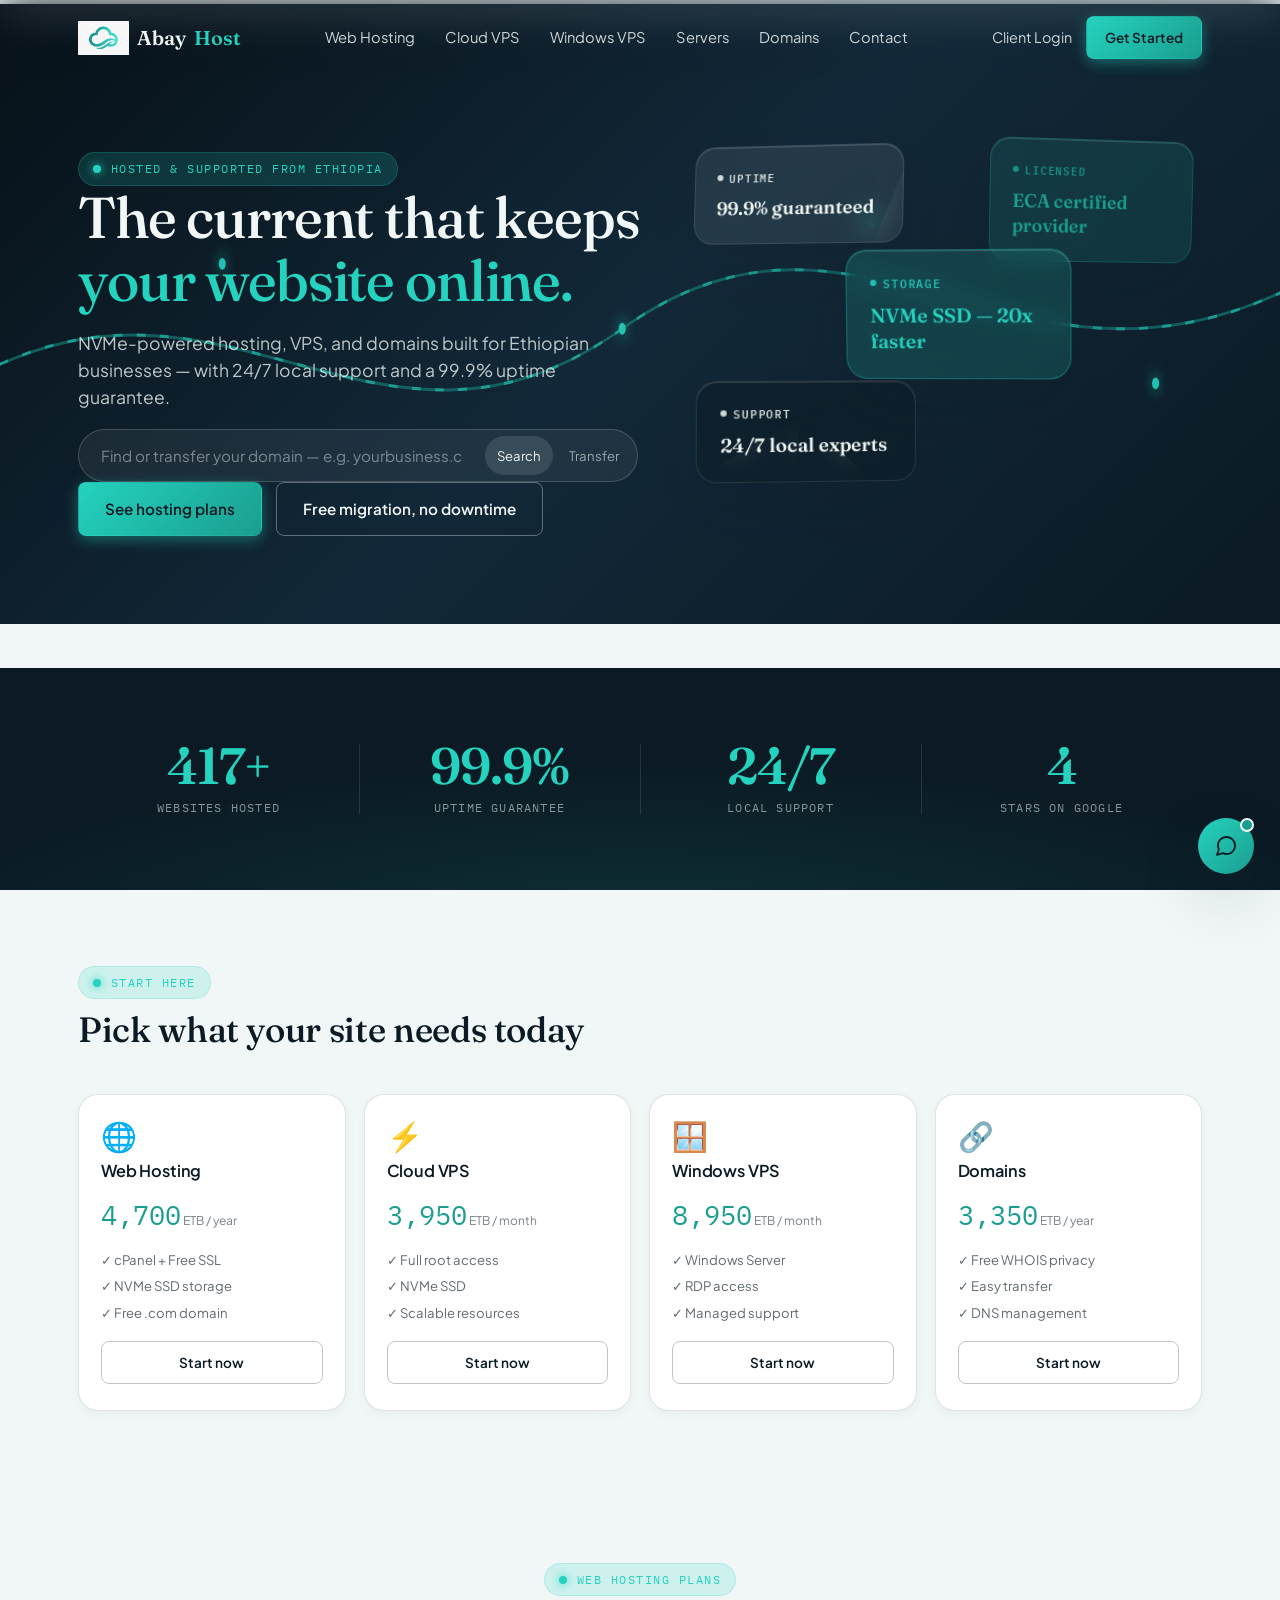
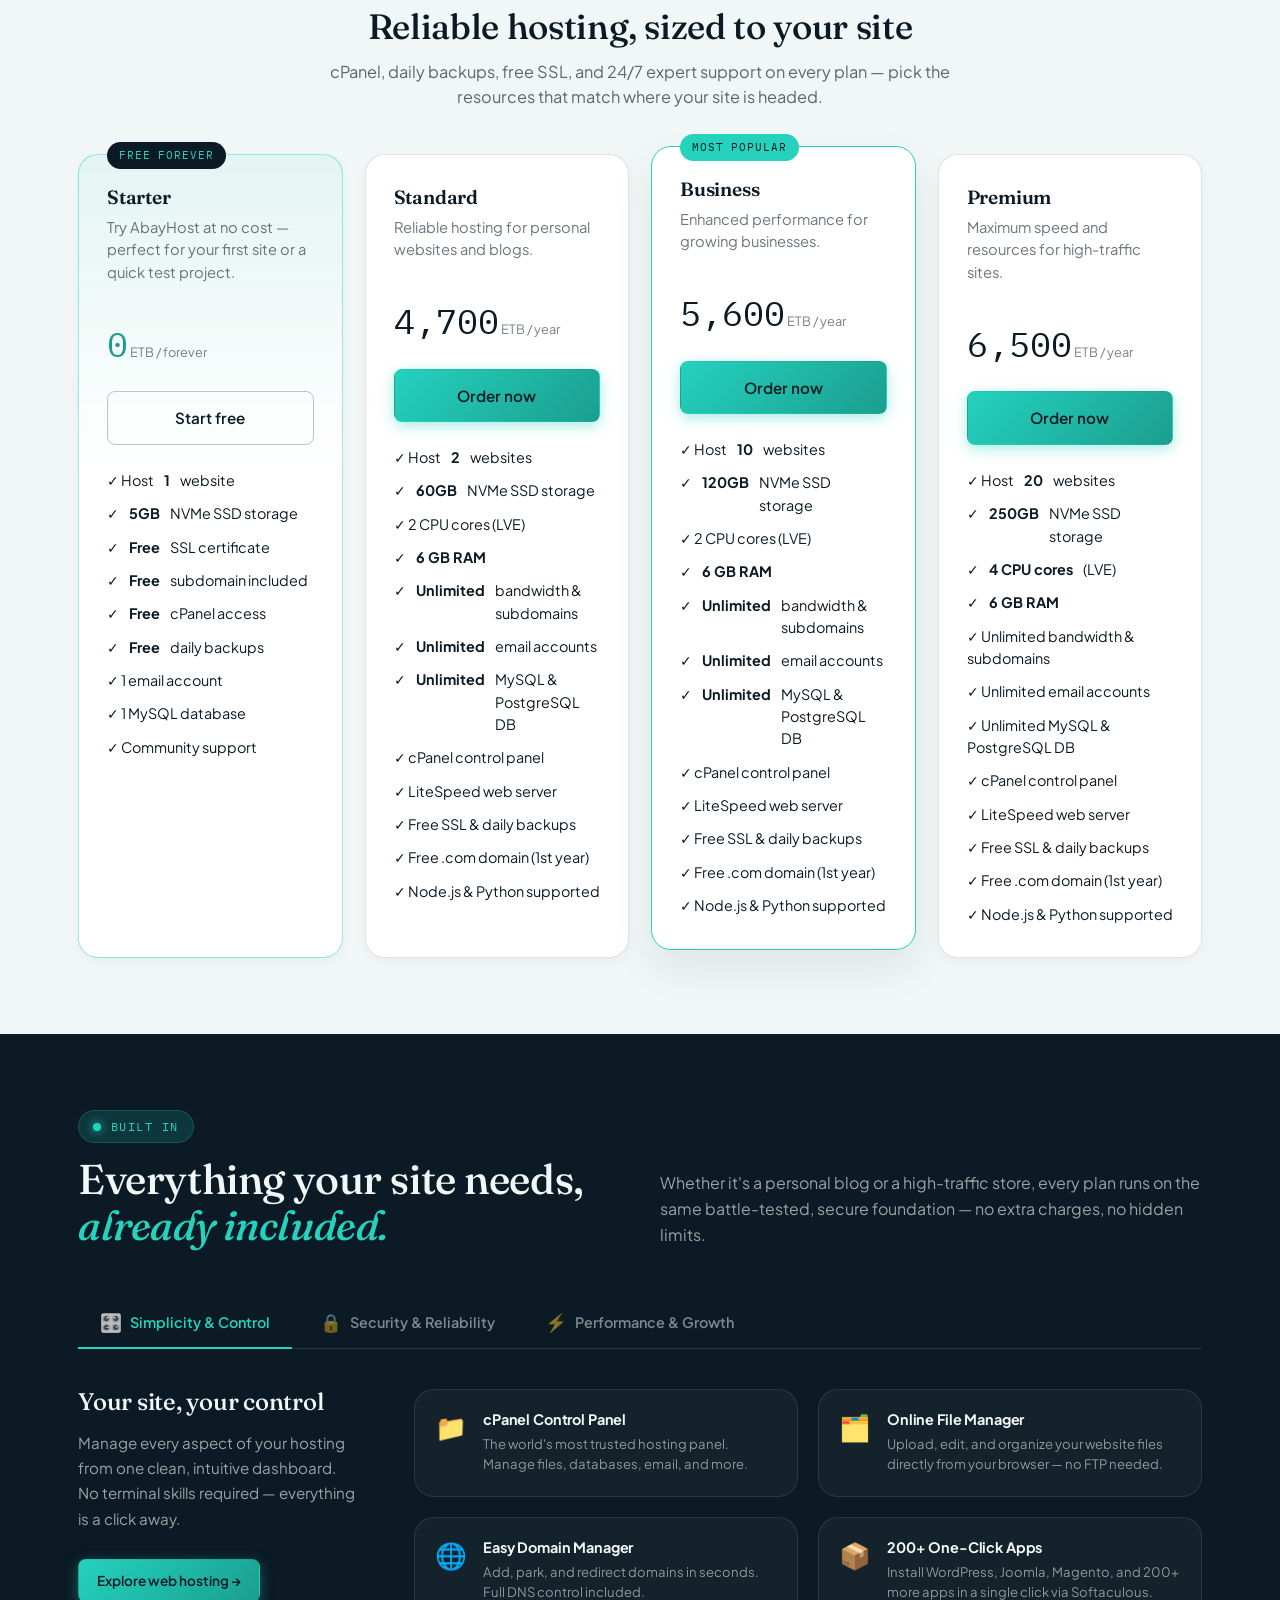
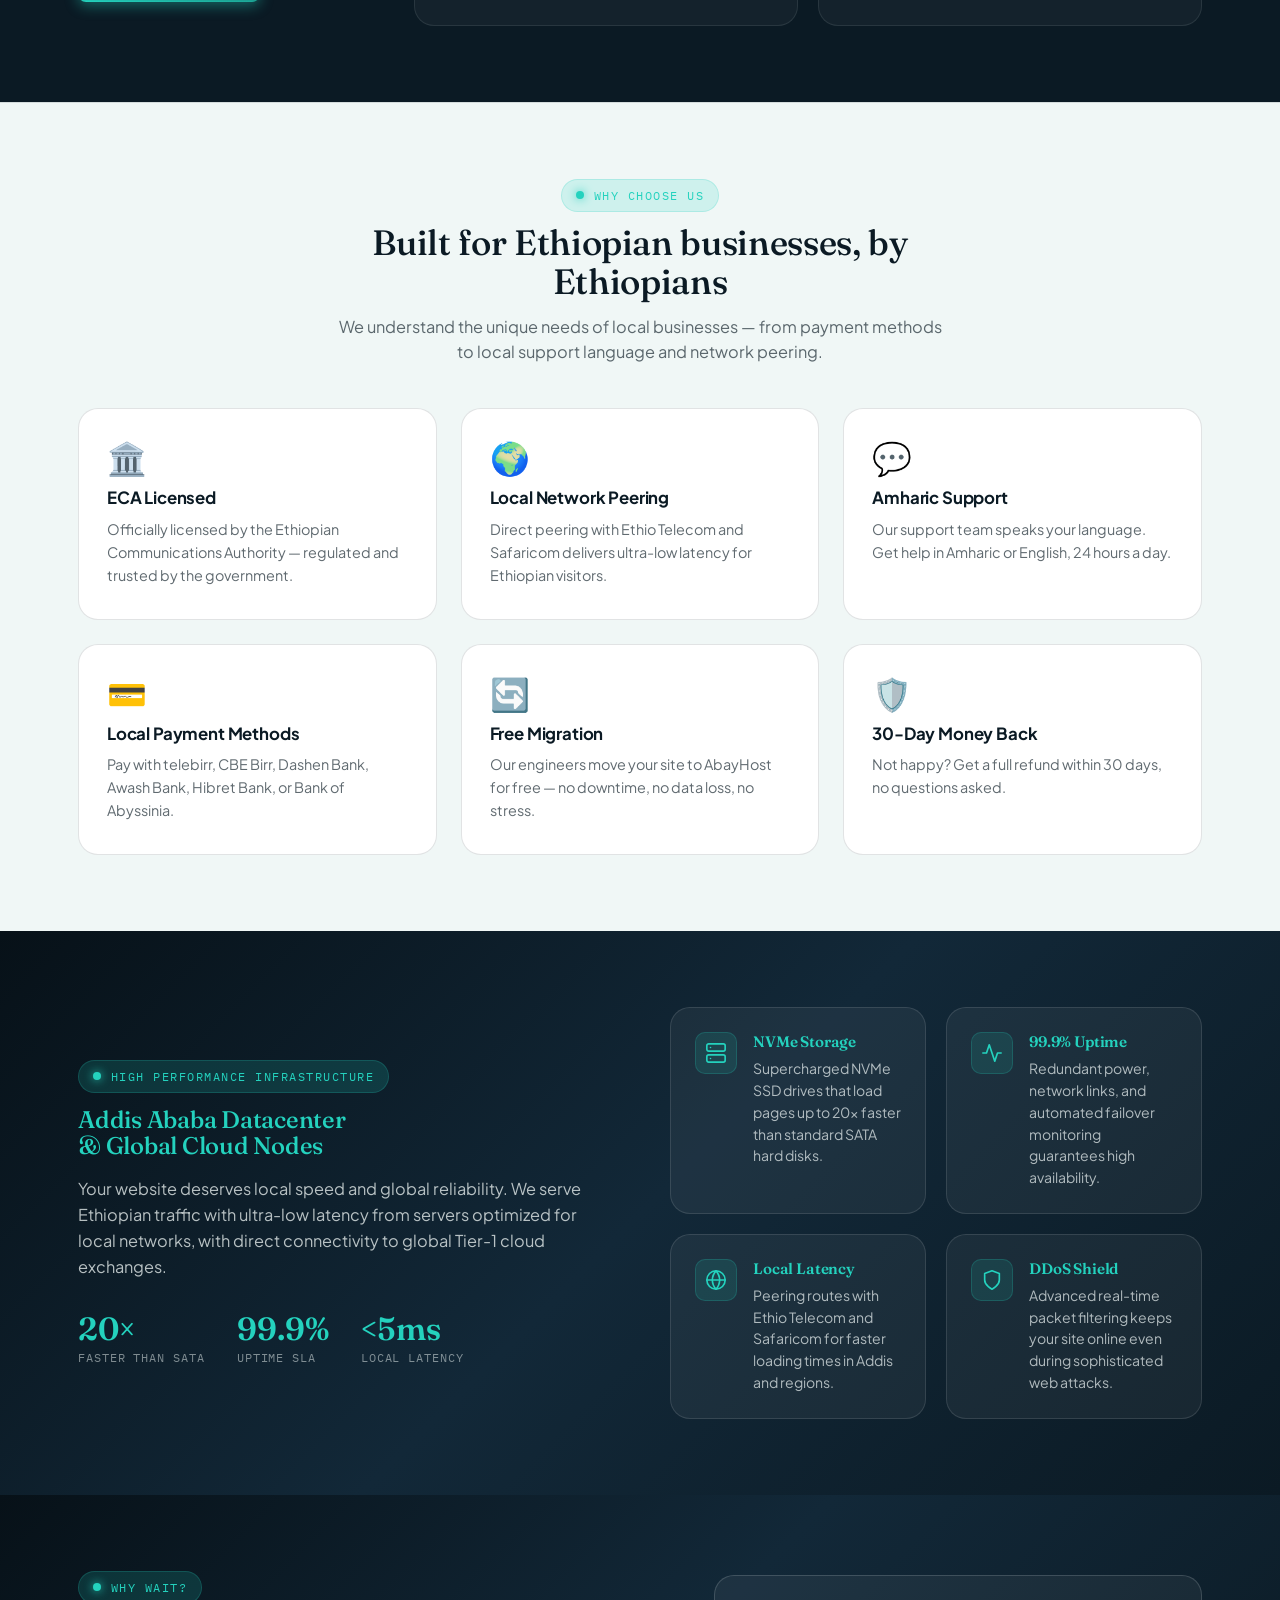
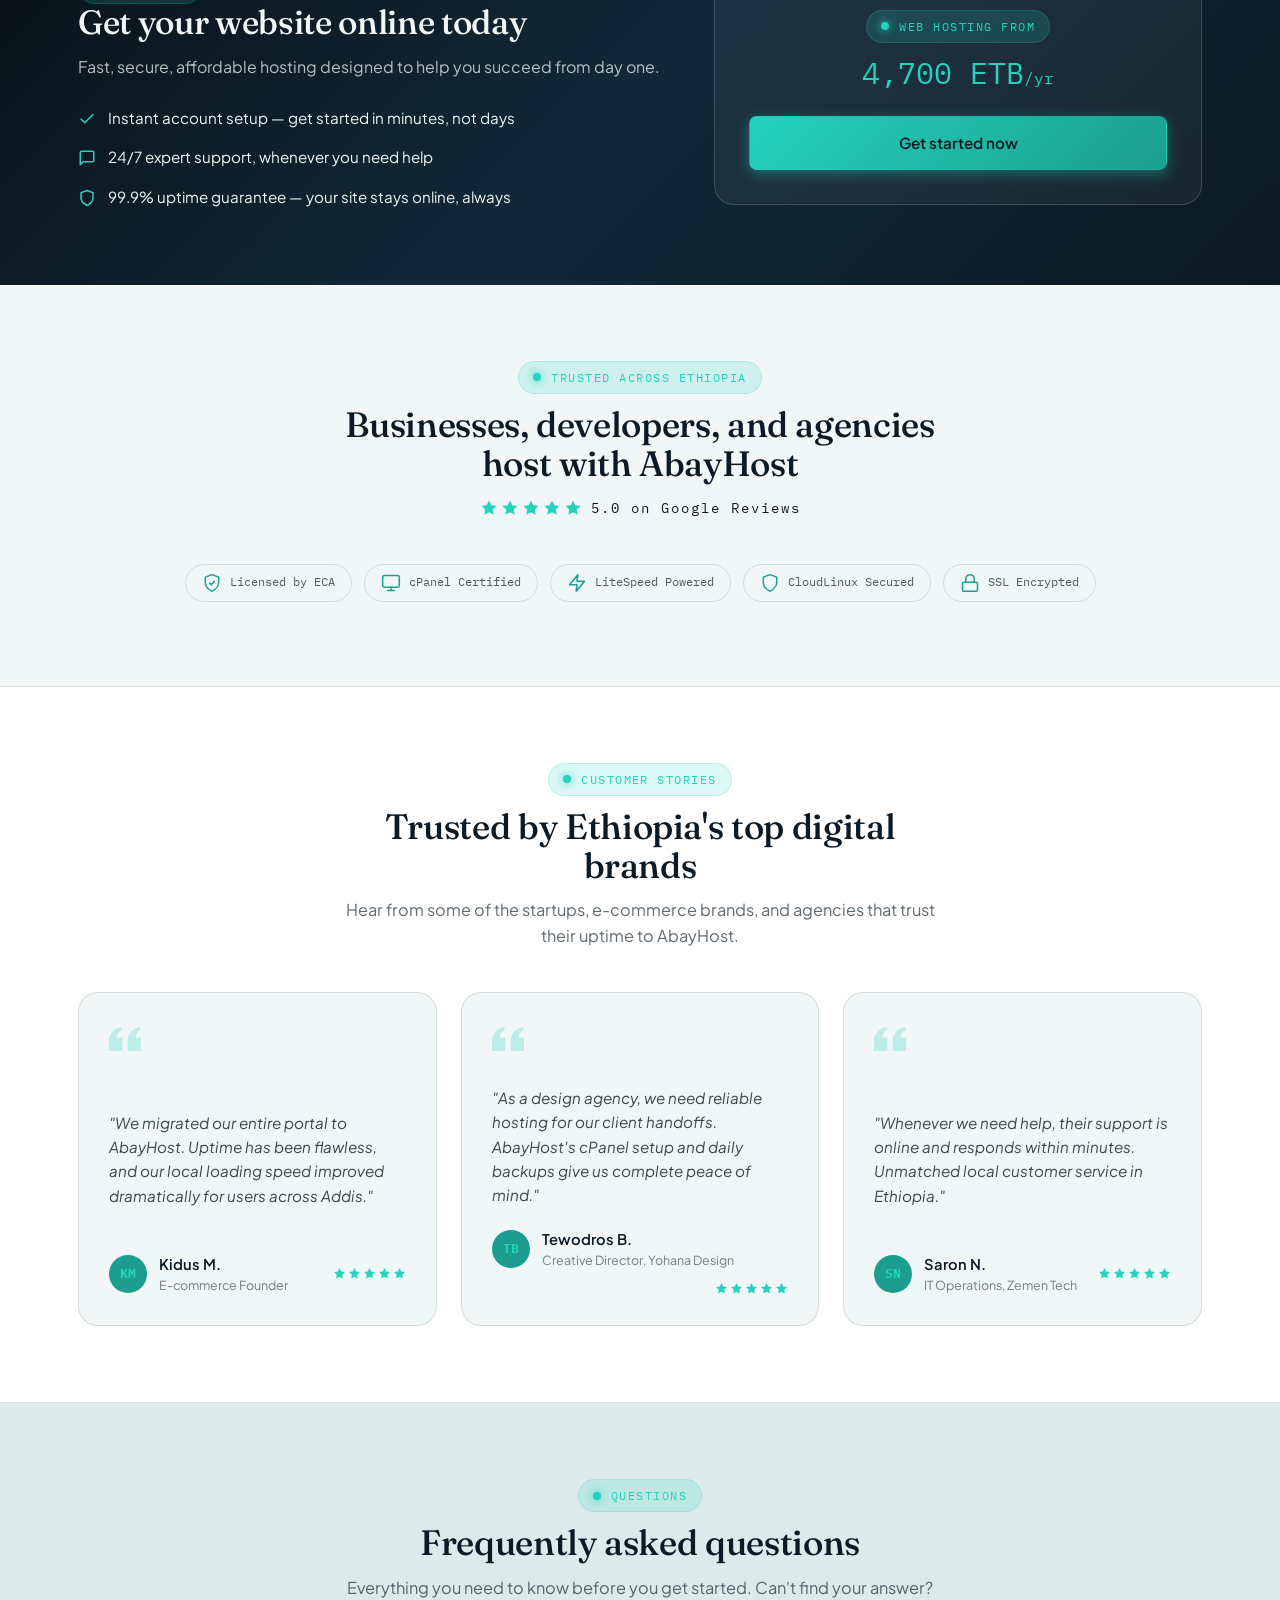
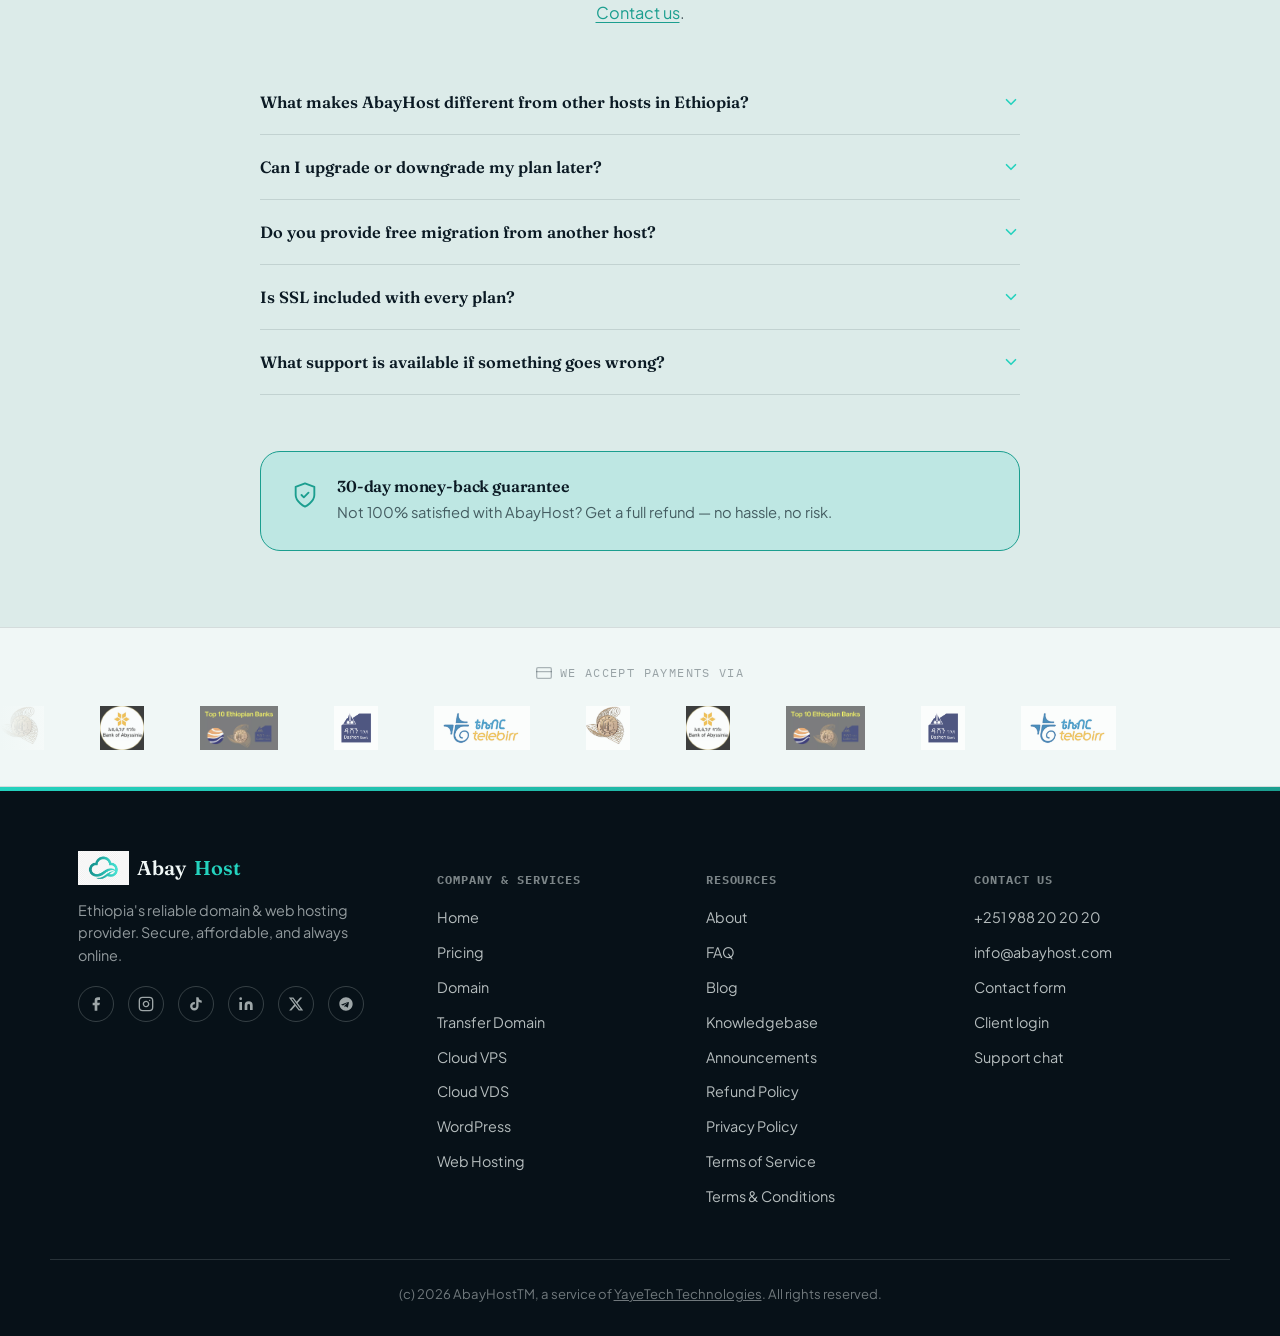
<file: abayhost.html>
<!DOCTYPE html>
<html lang="en">
<head>
<meta charset="UTF-8">
<meta name="viewport" content="width=device-width, initial-scale=1.0">
<title>AbayHost | Ethiopia's Reliable Web Hosting Provider</title>
<meta name="description" content="Fast, secure, and affordable web hosting in Ethiopia. Launch your website today with AbayHost for reliable performance and 24/7 support.">
<meta property="og:title" content="AbayHost | Ethiopia's Reliable Web Hosting Provider">
<meta property="og:description" content="NVMe-powered hosting, Cloud VPS, and domains built for Ethiopian businesses with 24/7 local support.">
<meta property="og:url" content="https://abayhost.com">
<meta property="og:type" content="website">
<link rel="preconnect" href="https://fonts.googleapis.com">
<link rel="preconnect" href="https://fonts.gstatic.com" crossorigin>
<link href="https://fonts.googleapis.com/css2?family=Plus+Jakarta+Sans:wght@400;500;600;700;800&family=Fraunces:ital,opsz,wght@0,9..144,400;0,9..144,500;0,9..144,600;0,9..144,700;1,9..144,400&family=IBM+Plex+Mono:wght@400;500;600&display=swap" rel="stylesheet">
<link rel="stylesheet" href="styles.css">
<link rel="icon" type="image/png" href="assets/abayhost-icon.png">
</head>
<body>

<!-- ============ HEADER ============ -->
<header id="main-header">
  <nav class="nav">
    <a href="/" class="logo"><img src="assets/abayhost-icon.png" alt="" class="logo-icon">Abay<span>Host</span></a>
    <div class="nav-links">
      <a href="/webhosting">Web Hosting</a>
      <a href="/vps">Cloud VPS</a>
      <a href="/windows-vps">Windows VPS</a>
      <a href="/vds">Servers</a>
      <a href="/domain">Domains</a>
      <a href="/contact">Contact</a>
    </div>
    <div class="nav-actions">
      <a href="https://my.abayhost.com/clientarea.php" class="login">Client Login</a>
      <a href="#packages" class="btn btn-primary btn-sm">Get Started</a>
      <button class="nav-toggle" aria-label="Open menu" onclick="document.getElementById('mobileMenu').classList.add('open')">☰</button>
    </div>
  </nav>
</header>

<!-- ============ MOBILE MENU ============ -->
<div class="mobile-menu" id="mobileMenu">
  <button class="close-btn" aria-label="Close menu" onclick="document.getElementById('mobileMenu').classList.remove('open')">×</button>
  <a href="/webhosting">Web Hosting</a>
  <a href="/vps">Cloud VPS</a>
  <a href="/windows-vps">Windows VPS</a>
  <a href="/vds">Servers</a>
  <a href="/domain">Domains</a>
  <a href="/contact">Contact</a>
  <a href="https://my.abayhost.com/clientarea.php">Client Login</a>
</div>

<!-- ============ HERO ============ -->
<section class="hero">
  <svg class="current-line" viewBox="0 0 1440 420" preserveAspectRatio="none" aria-hidden="true">
    <path class="base-path" d="M-50,260 C 250,150 420,340 700,220 C 980,100 1150,300 1490,180" />
    <path class="flow-path" d="M-50,260 C 250,150 420,340 700,220 C 980,100 1150,300 1490,180" />
    <circle class="node" cx="250" cy="176" r="4"></circle>
    <circle class="node" cx="700" cy="220" r="4"></circle>
    <circle class="node" cx="980" cy="147" r="4"></circle>
    <circle class="node" cx="1300" cy="257" r="4"></circle>
  </svg>

  <div class="wrap hero-inner">
    <div class="hero-copy">
      <span class="eyebrow">Hosted &amp; supported from Ethiopia</span>
      <h1>The current that keeps<br><em>your website online.</em></h1>
      <p class="lead">NVMe-powered hosting, VPS, and domains built for Ethiopian businesses — with 24/7 local support and a 99.9% uptime guarantee.</p>

      <div class="domain-box">
        <input type="text" placeholder="Find or transfer your domain — e.g. yourbusiness.com">
        <div class="tabs">
          <button class="active">Search</button>
          <button>Transfer</button>
        </div>
      </div>

      <div class="hero-ctas">
        <a href="#packages" class="btn btn-primary">See hosting plans</a>
        <a href="/webhosting" class="btn btn-outline-light">Free migration, no downtime</a>
      </div>
    </div>

    <div class="hero-3d" aria-label="AbayHost reliability at a glance">
      <div class="hero-3d-stage">
        <article class="float-card c1">
          <span class="fc-tag">UPTIME</span>
          <div class="fc-title">99.9% guaranteed</div>
        </article>
        <article class="float-card c2">
          <span class="fc-tag">STORAGE</span>
          <div class="fc-title">NVMe SSD — 20x faster</div>
        </article>
        <article class="float-card c3">
          <span class="fc-tag">SUPPORT</span>
          <div class="fc-title">24/7 local experts</div>
        </article>
        <article class="float-card c4">
          <span class="fc-tag">LICENSED</span>
          <div class="fc-title">ECA certified provider</div>
        </article>
      </div>
    </div>
  </div>
</section>
<svg class="wave-divider" viewBox="0 0 1440 46" preserveAspectRatio="none" aria-hidden="true">
  <path d="M0,20 C 360,50 1080,-10 1440,20 L1440,46 L0,46 Z"></path>
</svg>

<!-- ============ STATS STRIP ============ -->
<section class="stats-strip">
  <div class="wrap">
    <div class="stats-grid">
      <div class="stat-item">
        <div class="stat-number" data-target="500">0</div>
        <div class="stat-label">Websites hosted</div>
      </div>
      <div class="stat-item">
        <div class="stat-number">99.9%</div>
        <div class="stat-label">Uptime guarantee</div>
      </div>
      <div class="stat-item">
        <div class="stat-number">24/7</div>
        <div class="stat-label">Local support</div>
      </div>
      <div class="stat-item">
        <div class="stat-number" data-target="5">0</div>
        <div class="stat-label">Stars on Google</div>
      </div>
    </div>
  </div>
</section>

<!-- ============ QUICK PRICING ============ -->
<section id="packages">
  <div class="wrap">
    <div class="section-head">
      <span class="eyebrow">Start here</span>
      <h2>Pick what your site needs today</h2>
    </div>
    <div class="quick-grid">
      <a href="/webhosting" class="quick-card">
        <div class="quick-card-icon">🌐</div>
        <h3>Web Hosting</h3>
        <div class="price">4,700<small> ETB / year</small></div>
        <ul class="quick-feats">
          <li>✓ cPanel + Free SSL</li>
          <li>✓ NVMe SSD storage</li>
          <li>✓ Free .com domain</li>
        </ul>
        <span class="btn btn-outline-dark btn-block btn-sm">Start now</span>
      </a>
      <a href="/vps" class="quick-card">
        <div class="quick-card-icon">⚡</div>
        <h3>Cloud VPS</h3>
        <div class="price">3,950<small> ETB / month</small></div>
        <ul class="quick-feats">
          <li>✓ Full root access</li>
          <li>✓ NVMe SSD</li>
          <li>✓ Scalable resources</li>
        </ul>
        <span class="btn btn-outline-dark btn-block btn-sm">Start now</span>
      </a>
      <a href="/windows-vps" class="quick-card">
        <div class="quick-card-icon">🪟</div>
        <h3>Windows VPS</h3>
        <div class="price">8,950<small> ETB / month</small></div>
        <ul class="quick-feats">
          <li>✓ Windows Server</li>
          <li>✓ RDP access</li>
          <li>✓ Managed support</li>
        </ul>
        <span class="btn btn-outline-dark btn-block btn-sm">Start now</span>
      </a>
      <a href="/domain" class="quick-card">
        <div class="quick-card-icon">🔗</div>
        <h3>Domains</h3>
        <div class="price">3,350<small> ETB / year</small></div>
        <ul class="quick-feats">
          <li>✓ Free WHOIS privacy</li>
          <li>✓ Easy transfer</li>
          <li>✓ DNS management</li>
        </ul>
        <span class="btn btn-outline-dark btn-block btn-sm">Start now</span>
      </a>
    </div>
  </div>
</section>

<!-- ============ PRICING TIERS ============ -->
<section>
  <div class="wrap">
    <div class="section-head center">
      <span class="eyebrow">Web hosting plans</span>
      <h2>Reliable hosting, sized to your site</h2>
      <p>cPanel, daily backups, free SSL, and 24/7 expert support on every plan — pick the resources that match where your site is headed.</p>
    </div>

    <div class="pricing-grid">
      <!-- Free -->
      <a href="https://my.abayhost.com/register.php" class="plan free">
        <span class="badge">Free forever</span>
        <h3>Starter</h3>
        <p class="desc">Try AbayHost at no cost — perfect for your first site or a quick test project.</p>
        <div class="price">0<small> ETB / forever</small></div>
        <span class="btn btn-outline-dark btn-block">Start free</span>
        <ul class="features">
          <li>&#10003; Host <b>1</b> website</li>
          <li>&#10003; <b>5GB</b> NVMe SSD storage</li>
          <li>&#10003; <b>Free</b> SSL certificate</li>
          <li>&#10003; <b>Free</b> subdomain included</li>
          <li>&#10003; <b>Free</b> cPanel access</li>
          <li>&#10003; <b>Free</b> daily backups</li>
          <li>&#10003; 1 email account</li>
          <li>&#10003; 1 MySQL database</li>
          <li>&#10003; Community support</li>
        </ul>
      </a>

      <!-- Standard -->
      <a href="https://my.abayhost.com/cart.php?a=add&pid=1&carttpl=standard_cart" class="plan">
        <h3>Standard</h3>
        <p class="desc">Reliable hosting for personal websites and blogs.</p>
        <div class="price">4,700<small> ETB / year</small></div>
        <span class="btn btn-primary btn-block">Order now</span>
        <ul class="features">
          <li>&#10003; Host <b>2</b> websites</li>
          <li>&#10003; <b>60GB</b> NVMe SSD storage</li>
          <li>&#10003; 2 CPU cores (LVE)</li>
          <li>&#10003; <b>6 GB RAM</b></li>
          <li>&#10003; <b>Unlimited</b> bandwidth &amp; subdomains</li>
          <li>&#10003; <b>Unlimited</b> email accounts</li>
          <li>&#10003; <b>Unlimited</b> MySQL &amp; PostgreSQL DB</li>
          <li>&#10003; cPanel control panel</li>
          <li>&#10003; LiteSpeed web server</li>
          <li>&#10003; Free SSL &amp; daily backups</li>
          <li>&#10003; Free .com domain (1st year)</li>
          <li>&#10003; Node.js &amp; Python supported</li>
        </ul>
      </a>

      <!-- Business -->
      <a href="https://my.abayhost.com/cart.php?a=add&pid=2&carttpl=standard_cart" class="plan featured">
        <span class="badge">Most popular</span>
        <h3>Business</h3>
        <p class="desc">Enhanced performance for growing businesses.</p>
        <div class="price">5,600<small> ETB / year</small></div>
        <span class="btn btn-primary btn-block">Order now</span>
        <ul class="features">
          <li>&#10003; Host <b>10</b> websites</li>
          <li>&#10003; <b>120GB</b> NVMe SSD storage</li>
          <li>&#10003; 2 CPU cores (LVE)</li>
          <li>&#10003; <b>6 GB RAM</b></li>
          <li>&#10003; <b>Unlimited</b> bandwidth &amp; subdomains</li>
          <li>&#10003; <b>Unlimited</b> email accounts</li>
          <li>&#10003; <b>Unlimited</b> MySQL &amp; PostgreSQL DB</li>
          <li>&#10003; cPanel control panel</li>
          <li>&#10003; LiteSpeed web server</li>
          <li>&#10003; Free SSL &amp; daily backups</li>
          <li>&#10003; Free .com domain (1st year)</li>
          <li>&#10003; Node.js &amp; Python supported</li>
        </ul>
      </a>

      <!-- Premium -->
      <a href="https://my.abayhost.com/cart.php?a=add&pid=3&carttpl=standard_cart" class="plan">
        <h3>Premium</h3>
        <p class="desc">Maximum speed and resources for high-traffic sites.</p>
        <div class="price">6,500<small> ETB / year</small></div>
        <span class="btn btn-primary btn-block">Order now</span>
        <ul class="features">
          <li>&#10003; Host <b>20</b> websites</li>
          <li>&#10003; <b>250GB</b> NVMe SSD storage</li>
          <li>&#10003; <b>4 CPU cores</b> (LVE)</li>
          <li>&#10003; <b>6 GB RAM</b></li>
          <li>&#10003; Unlimited bandwidth &amp; subdomains</li>
          <li>&#10003; Unlimited email accounts</li>
          <li>&#10003; Unlimited MySQL &amp; PostgreSQL DB</li>
          <li>&#10003; cPanel control panel</li>
          <li>&#10003; LiteSpeed web server</li>
          <li>&#10003; Free SSL &amp; daily backups</li>
          <li>&#10003; Free .com domain (1st year)</li>
          <li>&#10003; Node.js &amp; Python supported</li>
        </ul>
      </a>
    </div>
  </div>
</section>

<!-- ============ FEATURES ============ -->
<section class="feature-band">
  <div class="wrap">
    <div class="fb-header">
      <div class="fb-header-left">
        <span class="eyebrow">Built in</span>
        <h2>Everything your site needs,<br><em>already included.</em></h2>
      </div>
      <p class="fb-header-desc">Whether it's a personal blog or a high-traffic store, every plan runs on the same battle-tested, secure foundation — no extra charges, no hidden limits.</p>
    </div>

    <div class="fb-tabs" role="tablist">
      <button class="fb-tab active" role="tab" data-tab="control" aria-selected="true">
        <span class="fb-tab-icon">🎛️</span>
        Simplicity &amp; Control
      </button>
      <button class="fb-tab" role="tab" data-tab="security" aria-selected="false">
        <span class="fb-tab-icon">🔒</span>
        Security &amp; Reliability
      </button>
      <button class="fb-tab" role="tab" data-tab="performance" aria-selected="false">
        <span class="fb-tab-icon">⚡</span>
        Performance &amp; Growth
      </button>
    </div>

    <div class="fb-panels">

      <!-- Panel 1: Control -->
      <div class="fb-panel active" data-panel="control">
        <div class="fb-panel-grid">
          <div class="fb-panel-intro">
            <h3>Your site, your control</h3>
            <p>Manage every aspect of your hosting from one clean, intuitive dashboard. No terminal skills required — everything is a click away.</p>
            <a href="/webhosting" class="btn btn-primary btn-sm">Explore web hosting →</a>
          </div>
          <div class="fb-feature-cards">
            <div class="fb-feat">
              <div class="fb-feat-icon">📁</div>
              <div>
                <h4>cPanel Control Panel</h4>
                <p>The world's most trusted hosting panel. Manage files, databases, email, and more.</p>
              </div>
            </div>
            <div class="fb-feat">
              <div class="fb-feat-icon">🗂️</div>
              <div>
                <h4>Online File Manager</h4>
                <p>Upload, edit, and organize your website files directly from your browser — no FTP needed.</p>
              </div>
            </div>
            <div class="fb-feat">
              <div class="fb-feat-icon">🌐</div>
              <div>
                <h4>Easy Domain Manager</h4>
                <p>Add, park, and redirect domains in seconds. Full DNS control included.</p>
              </div>
            </div>
            <div class="fb-feat">
              <div class="fb-feat-icon">📦</div>
              <div>
                <h4>200+ One-Click Apps</h4>
                <p>Install WordPress, Joomla, Magento, and 200+ more apps in a single click via Softaculous.</p>
              </div>
            </div>
          </div>
        </div>
      </div>

      <!-- Panel 2: Security -->
      <div class="fb-panel" data-panel="security">
        <div class="fb-panel-grid">
          <div class="fb-panel-intro">
            <h3>Secure by default</h3>
            <p>We protect your site around the clock so you can focus on growing your business, not worrying about attacks or data loss.</p>
            <a href="/contact" class="btn btn-primary btn-sm">Talk to our team →</a>
          </div>
          <div class="fb-feature-cards">
            <div class="fb-feat">
              <div class="fb-feat-icon">🔐</div>
              <div>
                <h4>Free SSL Certificate</h4>
                <p>Every site gets HTTPS automatically. No manual installation, no renewal fees — ever.</p>
              </div>
            </div>
            <div class="fb-feat">
              <div class="fb-feat-icon">💾</div>
              <div>
                <h4>Daily Automated Backups</h4>
                <p>Your files and databases are backed up every day. Restore with one click if anything goes wrong.</p>
              </div>
            </div>
            <div class="fb-feat">
              <div class="fb-feat-icon">🛡️</div>
              <div>
                <h4>DDoS &amp; Brute-Force Protection</h4>
                <p>Real-time traffic filtering stops attacks before they reach your site — powered by CloudLinux.</p>
              </div>
            </div>
            <div class="fb-feat">
              <div class="fb-feat-icon">💬</div>
              <div>
                <h4>24/7 Expert Support</h4>
                <p>Local engineers available around the clock via live chat, email, or ticket — in Amharic or English.</p>
              </div>
            </div>
          </div>
        </div>
      </div>

      <!-- Panel 3: Performance -->
      <div class="fb-panel" data-panel="performance">
        <div class="fb-panel-grid">
          <div class="fb-panel-intro">
            <h3>Speed that converts</h3>
            <p>A fast website keeps visitors engaged and ranks higher on Google. We give you the infrastructure to compete at the highest level.</p>
            <a href="/vps" class="btn btn-primary btn-sm">See VPS plans →</a>
          </div>
          <div class="fb-feature-cards">
            <div class="fb-feat">
              <div class="fb-feat-icon">🚀</div>
              <div>
                <h4>NVMe SSD Storage</h4>
                <p>Up to 20x faster than standard hard disks. Pages load in milliseconds, not seconds.</p>
              </div>
            </div>
            <div class="fb-feat">
              <div class="fb-feat-icon">⚙️</div>
              <div>
                <h4>LiteSpeed Web Server</h4>
                <p>LiteSpeed handles traffic spikes without breaking a sweat — far outperforming Apache and Nginx.</p>
              </div>
            </div>
            <div class="fb-feat">
              <div class="fb-feat-icon">🐘</div>
              <div>
                <h4>PHP 7.4 – 8.3 &amp; Modern Stack</h4>
                <p>Choose your PHP version. Full support for Node.js, Python, MySQL, and PostgreSQL.</p>
              </div>
            </div>
            <div class="fb-feat">
              <div class="fb-feat-icon">🔄</div>
              <div>
                <h4>Advanced Caching</h4>
                <p>Built-in object caching and WordPress optimization reduce server load and improve TTFB dramatically.</p>
              </div>
            </div>
          </div>
        </div>
      </div>

    </div>
  </div>
</section>

<!-- ============ WHY ABAYHOST ============ -->
<section class="why-section">
  <div class="wrap">
    <div class="section-head center">
      <span class="eyebrow">Why choose us</span>
      <h2>Built for Ethiopian businesses, by Ethiopians</h2>
      <p>We understand the unique needs of local businesses — from payment methods to local support language and network peering.</p>
    </div>
    <div class="why-grid">
      <div class="why-card">
        <div class="why-icon">🏛️</div>
        <h3>ECA Licensed</h3>
        <p>Officially licensed by the Ethiopian Communications Authority — regulated and trusted by the government.</p>
      </div>
      <div class="why-card">
        <div class="why-icon">🌍</div>
        <h3>Local Network Peering</h3>
        <p>Direct peering with Ethio Telecom and Safaricom delivers ultra-low latency for Ethiopian visitors.</p>
      </div>
      <div class="why-card">
        <div class="why-icon">💬</div>
        <h3>Amharic Support</h3>
        <p>Our support team speaks your language. Get help in Amharic or English, 24 hours a day.</p>
      </div>
      <div class="why-card">
        <div class="why-icon">💳</div>
        <h3>Local Payment Methods</h3>
        <p>Pay with telebirr, CBE Birr, Dashen Bank, Awash Bank, Hibret Bank, or Bank of Abyssinia.</p>
      </div>
      <div class="why-card">
        <div class="why-icon">🔄</div>
        <h3>Free Migration</h3>
        <p>Our engineers move your site to AbayHost for free — no downtime, no data loss, no stress.</p>
      </div>
      <div class="why-card">
        <div class="why-icon">🛡️</div>
        <h3>30-Day Money Back</h3>
        <p>Not happy? Get a full refund within 30 days, no questions asked.</p>
      </div>
    </div>
  </div>
</section>
<section class="datacenter-section">
  <div class="wrap">
    <div class="datacenter-grid">
      <div class="datacenter-content">
        <span class="eyebrow">High Performance Infrastructure</span>
        <h2>Addis Ababa Datacenter<br>&amp; Global Cloud Nodes</h2>
        <p>Your website deserves local speed and global reliability. We serve Ethiopian traffic with ultra-low latency from servers optimized for local networks, with direct connectivity to global Tier-1 cloud exchanges.</p>
        <div class="dc-stats">
          <div class="dc-stat">
            <span class="dc-stat-num">20×</span>
            <span class="dc-stat-label">faster than SATA</span>
          </div>
          <div class="dc-stat">
            <span class="dc-stat-num">99.9%</span>
            <span class="dc-stat-label">uptime SLA</span>
          </div>
          <div class="dc-stat">
            <span class="dc-stat-num">&lt;5ms</span>
            <span class="dc-stat-label">local latency</span>
          </div>
        </div>
      </div>
      <div class="datacenter-specs">
        <div class="spec-box">
          <div class="spec-icon">
            <svg width="22" height="22" viewBox="0 0 24 24" fill="none" stroke="currentColor" stroke-width="1.8" stroke-linecap="round" stroke-linejoin="round"><rect x="2" y="2" width="20" height="8" rx="2"/><rect x="2" y="14" width="20" height="8" rx="2"/><line x1="6" y1="6" x2="6.01" y2="6"/><line x1="6" y1="18" x2="6.01" y2="18"/></svg>
          </div>
          <div>
            <h4>NVMe Storage</h4>
            <p>Supercharged NVMe SSD drives that load pages up to 20× faster than standard SATA hard disks.</p>
          </div>
        </div>
        <div class="spec-box">
          <div class="spec-icon">
            <svg width="22" height="22" viewBox="0 0 24 24" fill="none" stroke="currentColor" stroke-width="1.8" stroke-linecap="round" stroke-linejoin="round"><polyline points="22 12 18 12 15 21 9 3 6 12 2 12"/></svg>
          </div>
          <div>
            <h4>99.9% Uptime</h4>
            <p>Redundant power, network links, and automated failover monitoring guarantees high availability.</p>
          </div>
        </div>
        <div class="spec-box">
          <div class="spec-icon">
            <svg width="22" height="22" viewBox="0 0 24 24" fill="none" stroke="currentColor" stroke-width="1.8" stroke-linecap="round" stroke-linejoin="round"><circle cx="12" cy="12" r="10"/><line x1="2" y1="12" x2="22" y2="12"/><path d="M12 2a15.3 15.3 0 0 1 4 10 15.3 15.3 0 0 1-4 10 15.3 15.3 0 0 1-4-10 15.3 15.3 0 0 1 4-10z"/></svg>
          </div>
          <div>
            <h4>Local Latency</h4>
            <p>Peering routes with Ethio Telecom and Safaricom for faster loading times in Addis and regions.</p>
          </div>
        </div>
        <div class="spec-box">
          <div class="spec-icon">
            <svg width="22" height="22" viewBox="0 0 24 24" fill="none" stroke="currentColor" stroke-width="1.8" stroke-linecap="round" stroke-linejoin="round"><path d="M12 22s8-4 8-10V5l-8-3-8 3v7c0 6 8 10 8 10z"/></svg>
          </div>
          <div>
            <h4>DDoS Shield</h4>
            <p>Advanced real-time packet filtering keeps your site online even during sophisticated web attacks.</p>
          </div>
        </div>
      </div>
    </div>
  </div>
</section>

<!-- ============ CTA BANNER ============ -->
<section class="cta-banner">
  <div class="wrap cta-inner">
    <div>
      <span class="eyebrow">Why wait?</span>
      <h2>Get your website online today</h2>
      <p class="lead">Fast, secure, affordable hosting designed to help you succeed from day one.</p>
      <ul class="checklist">
        <li>
          <svg width="18" height="18" viewBox="0 0 24 24" fill="none" stroke="currentColor" stroke-width="2" stroke-linecap="round" stroke-linejoin="round"><polyline points="20 6 9 17 4 12"/></svg>
          Instant account setup — get started in minutes, not days
        </li>
        <li>
          <svg width="18" height="18" viewBox="0 0 24 24" fill="none" stroke="currentColor" stroke-width="2" stroke-linecap="round" stroke-linejoin="round"><path d="M21 15a2 2 0 0 1-2 2H7l-4 4V5a2 2 0 0 1 2-2h14a2 2 0 0 1 2 2z"/></svg>
          24/7 expert support, whenever you need help
        </li>
        <li>
          <svg width="18" height="18" viewBox="0 0 24 24" fill="none" stroke="currentColor" stroke-width="2" stroke-linecap="round" stroke-linejoin="round"><path d="M12 22s8-4 8-10V5l-8-3-8 3v7c0 6 8 10 8 10z"/></svg>
          99.9% uptime guarantee — your site stays online, always
        </li>
      </ul>
    </div>
    <div class="cta-panel">
      <span class="eyebrow">Web hosting from</span>
      <div class="price-tag">4,700 ETB<small style="font-size:1rem;">/yr</small></div>
      <a href="#packages" class="btn btn-primary btn-block">Get started now</a>
    </div>
  </div>
</section>

<!-- ============ TRUST BAND ============ -->
<section class="trust">
  <div class="wrap">
    <div class="section-head center">
      <span class="eyebrow">Trusted across Ethiopia</span>
      <h2>Businesses, developers, and agencies host with AbayHost</h2>
      <div class="stars">
        <svg width="18" height="18" viewBox="0 0 24 24" fill="currentColor"><polygon points="12 2 15.09 8.26 22 9.27 17 14.14 18.18 21.02 12 17.77 5.82 21.02 7 14.14 2 9.27 8.91 8.26 12 2"/></svg>
        <svg width="18" height="18" viewBox="0 0 24 24" fill="currentColor"><polygon points="12 2 15.09 8.26 22 9.27 17 14.14 18.18 21.02 12 17.77 5.82 21.02 7 14.14 2 9.27 8.91 8.26 12 2"/></svg>
        <svg width="18" height="18" viewBox="0 0 24 24" fill="currentColor"><polygon points="12 2 15.09 8.26 22 9.27 17 14.14 18.18 21.02 12 17.77 5.82 21.02 7 14.14 2 9.27 8.91 8.26 12 2"/></svg>
        <svg width="18" height="18" viewBox="0 0 24 24" fill="currentColor"><polygon points="12 2 15.09 8.26 22 9.27 17 14.14 18.18 21.02 12 17.77 5.82 21.02 7 14.14 2 9.27 8.91 8.26 12 2"/></svg>
        <svg width="18" height="18" viewBox="0 0 24 24" fill="currentColor"><polygon points="12 2 15.09 8.26 22 9.27 17 14.14 18.18 21.02 12 17.77 5.82 21.02 7 14.14 2 9.27 8.91 8.26 12 2"/></svg>
        <span class="mono" style="color:var(--ink); font-size:0.9rem; margin-left:6px;">5.0 on Google Reviews</span>
      </div>
    </div>

    <div class="trust-cert-row">
      <div class="trust-cert">
        <svg width="20" height="20" viewBox="0 0 24 24" fill="none" stroke="currentColor" stroke-width="1.8" stroke-linecap="round" stroke-linejoin="round"><path d="M12 22s8-4 8-10V5l-8-3-8 3v7c0 6 8 10 8 10z"/><polyline points="9 12 11 14 15 10"/></svg>
        <span>Licensed by ECA</span>
      </div>
      <div class="trust-cert">
        <svg width="20" height="20" viewBox="0 0 24 24" fill="none" stroke="currentColor" stroke-width="1.8" stroke-linecap="round" stroke-linejoin="round"><rect x="2" y="3" width="20" height="14" rx="2"/><line x1="8" y1="21" x2="16" y2="21"/><line x1="12" y1="17" x2="12" y2="21"/></svg>
        <span>cPanel Certified</span>
      </div>
      <div class="trust-cert">
        <svg width="20" height="20" viewBox="0 0 24 24" fill="none" stroke="currentColor" stroke-width="1.8" stroke-linecap="round" stroke-linejoin="round"><polygon points="13 2 3 14 12 14 11 22 21 10 12 10 13 2"/></svg>
        <span>LiteSpeed Powered</span>
      </div>
      <div class="trust-cert">
        <svg width="20" height="20" viewBox="0 0 24 24" fill="none" stroke="currentColor" stroke-width="1.8" stroke-linecap="round" stroke-linejoin="round"><path d="M12 22s8-4 8-10V5l-8-3-8 3v7c0 6 8 10 8 10z"/></svg>
        <span>CloudLinux Secured</span>
      </div>
      <div class="trust-cert">
        <svg width="20" height="20" viewBox="0 0 24 24" fill="none" stroke="currentColor" stroke-width="1.8" stroke-linecap="round" stroke-linejoin="round"><rect x="3" y="11" width="18" height="11" rx="2" ry="2"/><path d="M7 11V7a5 5 0 0 1 10 0v4"/></svg>
        <span>SSL Encrypted</span>
      </div>
    </div>

    </div>
  </div>
</section>

<!-- ============ TESTIMONIALS ============ -->
<section class="testimonials-section">
  <div class="wrap">
    <div class="section-head center">
      <span class="eyebrow">Customer Stories</span>
      <h2>Trusted by Ethiopia's top digital brands</h2>
      <p>Hear from some of the startups, e-commerce brands, and agencies that trust their uptime to AbayHost.</p>
    </div>
    <div class="testimonials-grid">
      <div class="testimonial-card">
        <svg class="quote-icon" width="32" height="32" viewBox="0 0 24 24" fill="currentColor"><path d="M14.017 21v-7.391c0-5.704 3.731-9.57 8.983-10.609l.995 2.151c-2.432.917-3.995 3.638-3.995 5.849h4v10h-9.983zm-14.017 0v-7.391c0-5.704 3.748-9.57 9-10.609l.996 2.151c-2.433.917-3.996 3.638-3.996 5.849h3.983v10h-9.983z"/></svg>
        <p class="testimonial-text">"We migrated our entire portal to AbayHost. Uptime has been flawless, and our local loading speed improved dramatically for users across Addis."</p>
        <div class="testimonial-author">
          <div class="testimonial-avatar">KM</div>
          <div>
            <div class="testimonial-name">Kidus M.</div>
            <div class="testimonial-company">E-commerce Founder</div>
          </div>
          <div class="testimonial-stars">
            <svg width="13" height="13" viewBox="0 0 24 24" fill="currentColor"><polygon points="12 2 15.09 8.26 22 9.27 17 14.14 18.18 21.02 12 17.77 5.82 21.02 7 14.14 2 9.27 8.91 8.26 12 2"/></svg>
            <svg width="13" height="13" viewBox="0 0 24 24" fill="currentColor"><polygon points="12 2 15.09 8.26 22 9.27 17 14.14 18.18 21.02 12 17.77 5.82 21.02 7 14.14 2 9.27 8.91 8.26 12 2"/></svg>
            <svg width="13" height="13" viewBox="0 0 24 24" fill="currentColor"><polygon points="12 2 15.09 8.26 22 9.27 17 14.14 18.18 21.02 12 17.77 5.82 21.02 7 14.14 2 9.27 8.91 8.26 12 2"/></svg>
            <svg width="13" height="13" viewBox="0 0 24 24" fill="currentColor"><polygon points="12 2 15.09 8.26 22 9.27 17 14.14 18.18 21.02 12 17.77 5.82 21.02 7 14.14 2 9.27 8.91 8.26 12 2"/></svg>
            <svg width="13" height="13" viewBox="0 0 24 24" fill="currentColor"><polygon points="12 2 15.09 8.26 22 9.27 17 14.14 18.18 21.02 12 17.77 5.82 21.02 7 14.14 2 9.27 8.91 8.26 12 2"/></svg>
          </div>
        </div>
      </div>
      <div class="testimonial-card">
        <svg class="quote-icon" width="32" height="32" viewBox="0 0 24 24" fill="currentColor"><path d="M14.017 21v-7.391c0-5.704 3.731-9.57 8.983-10.609l.995 2.151c-2.432.917-3.995 3.638-3.995 5.849h4v10h-9.983zm-14.017 0v-7.391c0-5.704 3.748-9.57 9-10.609l.996 2.151c-2.433.917-3.996 3.638-3.996 5.849h3.983v10h-9.983z"/></svg>
        <p class="testimonial-text">"As a design agency, we need reliable hosting for our client handoffs. AbayHost's cPanel setup and daily backups give us complete peace of mind."</p>
        <div class="testimonial-author">
          <div class="testimonial-avatar">TB</div>
          <div>
            <div class="testimonial-name">Tewodros B.</div>
            <div class="testimonial-company">Creative Director, Yohana Design</div>
          </div>
          <div class="testimonial-stars">
            <svg width="13" height="13" viewBox="0 0 24 24" fill="currentColor"><polygon points="12 2 15.09 8.26 22 9.27 17 14.14 18.18 21.02 12 17.77 5.82 21.02 7 14.14 2 9.27 8.91 8.26 12 2"/></svg>
            <svg width="13" height="13" viewBox="0 0 24 24" fill="currentColor"><polygon points="12 2 15.09 8.26 22 9.27 17 14.14 18.18 21.02 12 17.77 5.82 21.02 7 14.14 2 9.27 8.91 8.26 12 2"/></svg>
            <svg width="13" height="13" viewBox="0 0 24 24" fill="currentColor"><polygon points="12 2 15.09 8.26 22 9.27 17 14.14 18.18 21.02 12 17.77 5.82 21.02 7 14.14 2 9.27 8.91 8.26 12 2"/></svg>
            <svg width="13" height="13" viewBox="0 0 24 24" fill="currentColor"><polygon points="12 2 15.09 8.26 22 9.27 17 14.14 18.18 21.02 12 17.77 5.82 21.02 7 14.14 2 9.27 8.91 8.26 12 2"/></svg>
            <svg width="13" height="13" viewBox="0 0 24 24" fill="currentColor"><polygon points="12 2 15.09 8.26 22 9.27 17 14.14 18.18 21.02 12 17.77 5.82 21.02 7 14.14 2 9.27 8.91 8.26 12 2"/></svg>
          </div>
        </div>
      </div>
      <div class="testimonial-card">
        <svg class="quote-icon" width="32" height="32" viewBox="0 0 24 24" fill="currentColor"><path d="M14.017 21v-7.391c0-5.704 3.731-9.57 8.983-10.609l.995 2.151c-2.432.917-3.995 3.638-3.995 5.849h4v10h-9.983zm-14.017 0v-7.391c0-5.704 3.748-9.57 9-10.609l.996 2.151c-2.433.917-3.996 3.638-3.996 5.849h3.983v10h-9.983z"/></svg>
        <p class="testimonial-text">"Whenever we need help, their support is online and responds within minutes. Unmatched local customer service in Ethiopia."</p>
        <div class="testimonial-author">
          <div class="testimonial-avatar">SN</div>
          <div>
            <div class="testimonial-name">Saron N.</div>
            <div class="testimonial-company">IT Operations, Zemen Tech</div>
          </div>
          <div class="testimonial-stars">
            <svg width="13" height="13" viewBox="0 0 24 24" fill="currentColor"><polygon points="12 2 15.09 8.26 22 9.27 17 14.14 18.18 21.02 12 17.77 5.82 21.02 7 14.14 2 9.27 8.91 8.26 12 2"/></svg>
            <svg width="13" height="13" viewBox="0 0 24 24" fill="currentColor"><polygon points="12 2 15.09 8.26 22 9.27 17 14.14 18.18 21.02 12 17.77 5.82 21.02 7 14.14 2 9.27 8.91 8.26 12 2"/></svg>
            <svg width="13" height="13" viewBox="0 0 24 24" fill="currentColor"><polygon points="12 2 15.09 8.26 22 9.27 17 14.14 18.18 21.02 12 17.77 5.82 21.02 7 14.14 2 9.27 8.91 8.26 12 2"/></svg>
            <svg width="13" height="13" viewBox="0 0 24 24" fill="currentColor"><polygon points="12 2 15.09 8.26 22 9.27 17 14.14 18.18 21.02 12 17.77 5.82 21.02 7 14.14 2 9.27 8.91 8.26 12 2"/></svg>
            <svg width="13" height="13" viewBox="0 0 24 24" fill="currentColor"><polygon points="12 2 15.09 8.26 22 9.27 17 14.14 18.18 21.02 12 17.77 5.82 21.02 7 14.14 2 9.27 8.91 8.26 12 2"/></svg>
          </div>
        </div>
      </div>
    </div>
  </div>
</section>

<!-- ============ FAQ ============ -->
<section class="faq-section">
  <div class="wrap">
    <div class="section-head center">
      <span class="eyebrow">Questions</span>
      <h2>Frequently asked questions</h2>
      <p>Everything you need to know before you get started. Can't find your answer? <a href="/contact" class="faq-contact-link">Contact us</a>.</p>
    </div>
    <div class="faq-list">
      <div class="faq-item">
        <button class="faq-q">
          What makes AbayHost different from other hosts in Ethiopia?
          <span class="faq-chevron">
            <svg width="18" height="18" viewBox="0 0 24 24" fill="none" stroke="currentColor" stroke-width="2.2" stroke-linecap="round" stroke-linejoin="round"><polyline points="6 9 12 15 18 9"/></svg>
          </span>
        </button>
        <div class="faq-a"><p>We are ECA-licensed, run NVMe servers from an Addis Ababa datacenter with Ethio Telecom peering, and offer 24/7 support in Amharic and English. Every plan includes LiteSpeed, cPanel, free SSL, and daily backups.</p></div>
      </div>
      <div class="faq-item">
        <button class="faq-q">
          Can I upgrade or downgrade my plan later?
          <span class="faq-chevron">
            <svg width="18" height="18" viewBox="0 0 24 24" fill="none" stroke="currentColor" stroke-width="2.2" stroke-linecap="round" stroke-linejoin="round"><polyline points="6 9 12 15 18 9"/></svg>
          </span>
        </button>
        <div class="faq-a"><p>Yes — you can change plans at any time from your client area as your website's needs grow or change.</p></div>
      </div>
      <div class="faq-item">
        <button class="faq-q">
          Do you provide free migration from another host?
          <span class="faq-chevron">
            <svg width="18" height="18" viewBox="0 0 24 24" fill="none" stroke="currentColor" stroke-width="2.2" stroke-linecap="round" stroke-linejoin="round"><polyline points="6 9 12 15 18 9"/></svg>
          </span>
        </button>
        <div class="faq-a"><p>Yes. Our engineers migrate your website files and databases to AbayHost quickly and safely at no extra cost, with zero downtime.</p></div>
      </div>
      <div class="faq-item">
        <button class="faq-q">
          Is SSL included with every plan?
          <span class="faq-chevron">
            <svg width="18" height="18" viewBox="0 0 24 24" fill="none" stroke="currentColor" stroke-width="2.2" stroke-linecap="round" stroke-linejoin="round"><polyline points="6 9 12 15 18 9"/></svg>
          </span>
        </button>
        <div class="faq-a"><p>Every hosting plan — including the free Starter plan — includes a free SSL certificate that auto-renews. No manual setup required.</p></div>
      </div>
      <div class="faq-item">
        <button class="faq-q">
          What support is available if something goes wrong?
          <span class="faq-chevron">
            <svg width="18" height="18" viewBox="0 0 24 24" fill="none" stroke="currentColor" stroke-width="2.2" stroke-linecap="round" stroke-linejoin="round"><polyline points="6 9 12 15 18 9"/></svg>
          </span>
        </button>
        <div class="faq-a"><p>24/7 support via live chat, email (info@abayhost.com), phone (+251 988 20 20 20), and ticket system — resolved by local engineers who know Ethiopian networks.</p></div>
      </div>
    </div>

    <div class="guarantee">
      <svg width="28" height="28" viewBox="0 0 24 24" fill="none" stroke="currentColor" stroke-width="1.6" stroke-linecap="round" stroke-linejoin="round"><path d="M12 22s8-4 8-10V5l-8-3-8 3v7c0 6 8 10 8 10z"/><polyline points="9 12 11 14 15 10"/></svg>
      <div>
        <h4>30-day money-back guarantee</h4>
        <p>Not 100% satisfied with AbayHost? Get a full refund — no hassle, no risk.</p>
      </div>
    </div>
  </div>
</section>

<!-- ============ PAYMENT METHODS ============ -->
<section class="payment-band">
  <div class="payment-label-row">
    <svg width="16" height="16" viewBox="0 0 24 24" fill="none" stroke="currentColor" stroke-width="2" stroke-linecap="round" stroke-linejoin="round"><rect x="1" y="4" width="22" height="16" rx="2" ry="2"/><line x1="1" y1="10" x2="23" y2="10"/></svg>
    We accept payments via
  </div>
  <div class="payment-marquee-wrap">
    <div class="payment-marquee-track">
      <img src="assets/bank/cbe.jpg" alt="CBE">
      <img src="assets/bank/abyssinia.jpg" alt="Bank of Abyssinia">
      <img src="assets/bank/awash-bank.jpg" alt="Awash Bank">
      <img src="assets/bank/dashbank.png" alt="Dashen Bank">
      <img src="assets/bank/telebirr.jpg" alt="telebirr">
      <img src="assets/bank/cbe.jpg" alt="CBE">
      <img src="assets/bank/abyssinia.jpg" alt="Bank of Abyssinia">
      <img src="assets/bank/awash-bank.jpg" alt="Awash Bank">
      <img src="assets/bank/dashbank.png" alt="Dashen Bank">
      <img src="assets/bank/telebirr.jpg" alt="telebirr">
    </div>
  </div>
</section>

<!-- ============ FOOTER ============ -->
<footer>
  <div class="wrap footer-top">
    <div class="footer-brand">
      <a href="/" class="logo"><img src="assets/abayhost-icon.png" alt="" class="logo-icon">Abay<span>Host</span></a>
      <p>Ethiopia's reliable domain &amp; web hosting provider. Secure, affordable, and always online.</p>
      <div class="social-row">
        <a href="https://facebook.com/abayhost" aria-label="Facebook">
          <svg width="16" height="16" viewBox="0 0 24 24" fill="currentColor"><path d="M18 2h-3a5 5 0 0 0-5 5v3H7v4h3v8h4v-8h3l1-4h-4V7a1 1 0 0 1 1-1h3z"/></svg>
        </a>
        <a href="https://instagram.com/abayhost" aria-label="Instagram">
          <svg width="16" height="16" viewBox="0 0 24 24" fill="none" stroke="currentColor" stroke-width="2" stroke-linecap="round" stroke-linejoin="round"><rect x="2" y="2" width="20" height="20" rx="5" ry="5"/><path d="M16 11.37A4 4 0 1 1 12.63 8 4 4 0 0 1 16 11.37z"/><line x1="17.5" y1="6.5" x2="17.51" y2="6.5"/></svg>
        </a>
        <a href="https://tiktok.com/@abayhost" aria-label="TikTok">
          <svg width="16" height="16" viewBox="0 0 24 24" fill="currentColor"><path d="M19.59 6.69a4.83 4.83 0 0 1-3.77-4.25V2h-3.45v13.67a2.89 2.89 0 0 1-2.88 2.5 2.89 2.89 0 0 1-2.89-2.89 2.89 2.89 0 0 1 2.89-2.89c.28 0 .54.04.79.1V9.01a6.32 6.32 0 0 0-.79-.05 6.34 6.34 0 0 0-6.34 6.34 6.34 6.34 0 0 0 6.34 6.34 6.34 6.34 0 0 0 6.33-6.34V8.69a8.18 8.18 0 0 0 4.78 1.52V6.75a4.85 4.85 0 0 1-1.01-.06z"/></svg>
        </a>
        <a href="https://linkedin.com/company/abayhost" aria-label="LinkedIn">
          <svg width="16" height="16" viewBox="0 0 24 24" fill="currentColor"><path d="M16 8a6 6 0 0 1 6 6v7h-4v-7a2 2 0 0 0-2-2 2 2 0 0 0-2 2v7h-4v-7a6 6 0 0 1 6-6z"/><rect x="2" y="9" width="4" height="12"/><circle cx="4" cy="4" r="2"/></svg>
        </a>
        <a href="https://x.com/abayhost" aria-label="X / Twitter">
          <svg width="16" height="16" viewBox="0 0 24 24" fill="currentColor"><path d="M18.244 2.25h3.308l-7.227 8.26 8.502 11.24H16.17l-5.214-6.817L4.99 21.75H1.68l7.73-8.835L1.254 2.25H8.08l4.713 6.231zm-1.161 17.52h1.833L7.084 4.126H5.117z"/></svg>
        </a>
        <a href="https://t.me/abayhost" aria-label="Telegram">
          <svg width="16" height="16" viewBox="0 0 24 24" fill="currentColor"><path d="M12 2C6.48 2 2 6.48 2 12s4.48 10 10 10 10-4.48 10-10S17.52 2 12 2zm4.64 6.8l-1.7 8c-.12.57-.46.71-.93.44l-2.57-1.9-1.24 1.19c-.14.13-.25.25-.51.25l.18-2.62 4.72-4.26c.21-.18-.04-.28-.32-.1L7.6 14.36l-2.49-.78c-.54-.17-.55-.54.12-.8l9.72-3.75c.45-.16.85.11.69.77z"/></svg>
        </a>
      </div>
    </div>
    <div class="footer-col">
      <h5>Company &amp; Services</h5>
      <ul>
        <li><a href="/">Home</a></li>
        <li><a href="/pricing">Pricing</a></li>
        <li><a href="/domain">Domain</a></li>
        <li><a href="https://my.abayhost.com/cart.php?a=add&domain=transfer">Transfer Domain</a></li>
        <li><a href="/vps">Cloud VPS</a></li>
        <li><a href="/vds">Cloud VDS</a></li>
        <li><a href="/wordpress">WordPress</a></li>
        <li><a href="/webhosting">Web Hosting</a></li>
      </ul>
    </div>
    <div class="footer-col">
      <h5>Resources</h5>
      <ul>
        <li><a href="/about">About</a></li>
        <li><a href="/faq">FAQ</a></li>
        <li><a href="/blog">Blog</a></li>
        <li><a href="https://my.abayhost.com/knowledgebase">Knowledgebase</a></li>
        <li><a href="https://my.abayhost.com/announcements">Announcements</a></li>
        <li><a href="/refundpolicy">Refund Policy</a></li>
        <li><a href="/privacypolicy">Privacy Policy</a></li>
        <li><a href="/tos">Terms of Service</a></li>
        <li><a href="/terms&conditions">Terms &amp; Conditions</a></li>
      </ul>
    </div>
    <div class="footer-col">
      <h5>Contact us</h5>
      <ul>
        <li><a href="tel:+251988202020">+251 988 20 20 20</a></li>
        <li><a href="mailto:info@abayhost.com">info@abayhost.com</a></li>
        <li><a href="/contact">Contact form</a></li>
        <li><a href="https://my.abayhost.com/clientarea.php">Client login</a></li>
        <li><a href="https://t.me/AbayHostSupport">Support chat</a></li>
      </ul>
    </div>
  </div>
  <div class="wrap footer-bottom">
    (c) 2026 AbayHostTM, a service of <a href="index.html" class="footer-yaye-link">YayeTech Technologies</a>. All rights reserved.
  </div>
</footer>

<!-- ---------- SCROLL TO TOP BUTTON ---------- -->
<button id="scroll-top" aria-label="Scroll to top">↑</button>

<!-- ---------- CHAT WIDGET ---------- -->
<button id="chat-launcher" aria-label="Open support chat" aria-expanded="false">
  <span class="dot"></span>
  <svg id="icon-chat" viewBox="0 0 24 24" fill="none" stroke="currentColor" stroke-width="1.8" stroke-linecap="round" stroke-linejoin="round"><path d="M21 11.5a8.38 8.38 0 0 1-.9 3.8 8.5 8.5 0 0 1-7.6 4.7 8.38 8.38 0 0 1-3.8-.9L3 21l1.9-5.7a8.38 8.38 0 0 1-.9-3.8 8.5 8.5 0 0 1 4.7-7.6 8.38 8.38 0 0 1 3.8-.9h.5a8.48 8.48 0 0 1 8 8v.5z"/></svg>
  <svg id="icon-close" viewBox="0 0 24 24" fill="none" stroke="currentColor" stroke-width="2" stroke-linecap="round" style="display:none;"><line x1="18" y1="6" x2="6" y2="18"/><line x1="6" y1="6" x2="18" y2="18"/></svg>
</button>

<div id="chat-panel" role="dialog" aria-label="AbayHost support chat">
  <div class="chat-head">
    <div class="chat-head-info">
      <div class="avatar mono">AH</div>
      <div>
        <p class="name">AbayHost Support</p>
        <p class="status mono">Online now</p>
      </div>
    </div>
    <button id="chat-close" aria-label="Close chat">
      <svg viewBox="0 0 24 24" width="18" height="18" fill="none" stroke="currentColor" stroke-width="2" stroke-linecap="round"><line x1="18" y1="6" x2="6" y2="18"/><line x1="6" y1="6" x2="18" y2="18"/></svg>
    </button>
  </div>
  <div class="chat-body" id="chat-body"></div>
  <div class="chat-input-row">
    <input id="chat-input" type="text" placeholder="Type your message..." autocomplete="off">
    <button id="chat-send" aria-label="Send message">
      <svg viewBox="0 0 24 24" width="20" height="20" fill="none" stroke="currentColor" stroke-width="2" stroke-linecap="round" stroke-linejoin="round"><line x1="22" y1="2" x2="11" y2="13"/><polygon points="22 2 15 22 11 13 2 9 22 2"/></svg>
    </button>
  </div>
</div>

<script src="script.js"></script>
</body>
</html>
</file>
<file: styles.css>
/* ============================================
   AbayHost — Redesign
   Concept: "The Current" — Abay (Blue Nile) as a
   metaphor for uptime that never stops.
   Visual system aligned with the YayeTech brand.
   ============================================ */

:root {
  /* --- Color tokens (YayeTech palette) --- */
  --ink-rgb: 11, 26, 36;
  --ink: rgb(var(--ink-rgb));          /* deep navy — dark sections, primary text */
  --ink-soft: #122838;      /* lighter ink for cards on dark bg */
  --onyx: #071118;          /* deepest surface — footer */
  --paper-rgb: 240, 247, 246;
  --paper: rgb(var(--paper-rgb));         /* pale mint background */
  --paper-raised: #FFFFFF;  /* card surfaces on paper */
  --paper-dim: #dcebe9;     /* hover/muted surface */
  --nile: #1b9e8f;          /* primary brand teal */
  --nile-deep: #105966;
  --gold: #24d2be;          /* bright mint accent — CTAs, highlights */
  --gold-soft: rgba(36, 210, 190, 0.16);
  --leaf: #1b9e8f;          /* brand teal/green (aliased to accent) */
  --line: rgba(var(--ink-rgb), 0.12);
  --line-dark: rgba(var(--paper-rgb), 0.14);

  /* --- Gradients & elevation --- */
  --gradient-hero: linear-gradient(135deg, #071118 0%, #122838 50%, #0b1a24 100%);
  --gradient-accent: linear-gradient(135deg, var(--gold), var(--nile));
  --shadow-sm: 0 4px 12px rgba(11, 26, 36, 0.04);
  --shadow-md: 0 12px 32px rgba(11, 26, 36, 0.08);
  --shadow-lg: 0 24px 64px rgba(11, 26, 36, 0.16);
  --shadow-glow: 0 0 24px rgba(36, 210, 190, 0.3);
  --transition: all 0.3s cubic-bezier(0.16, 1, 0.3, 1);

  /* --- Type tokens --- */
  --font-display: 'Fraunces', serif;
  --font-body: 'Plus Jakarta Sans', sans-serif;
  --font-mono: 'IBM Plex Mono', monospace;

  /* --- Layout tokens --- */
  --max: 1180px;
  --radius: 10px;
  --radius-lg: 20px;
}

* { box-sizing: border-box; outline-color: var(--gold); }
html { scroll-behavior: smooth; }

@media (prefers-reduced-motion: reduce) {
  html { scroll-behavior: auto; }
  *, *::before, *::after { animation-duration: 0.001ms !important; animation-iteration-count: 1 !important; transition-duration: 0.001ms !important; }
}

body {
  margin: 0;
  font-family: var(--font-body);
  background: var(--paper);
  color: var(--ink);
  line-height: 1.55;
  -webkit-font-smoothing: antialiased;
}

img { max-width: 100%; display: block; }
a { color: inherit; text-decoration: none; }
ul { margin: 0; padding: 0; list-style: none; }
button { font-family: inherit; cursor: pointer; }

.wrap {
  max-width: var(--max);
  margin: 0 auto;
  padding: 0 28px;
}

h1, h2, h3, h4 {
  font-family: var(--font-display);
  font-weight: 500;
  line-height: 1.1;
  margin: 0;
  letter-spacing: -0.01em;
}

.eyebrow {
  font-family: var(--font-mono);
  font-size: 0.78rem;
  letter-spacing: 0.12em;
  text-transform: uppercase;
  color: var(--gold);
  display: inline-flex;
  align-items: center;
  gap: 10px;
  background: var(--gold-soft);
  padding: 6px 14px;
  border-radius: 50px;
  border: 1px solid rgba(36, 210, 190, 0.2);
}
.eyebrow::before {
  content: "";
  width: 8px;
  height: 8px;
  background: var(--gold);
  border-radius: 50%;
  display: inline-block;
  box-shadow: 0 0 10px var(--gold);
  animation: eyebrow-pulse 2s infinite;
}
@keyframes eyebrow-pulse {
  0% { transform: scale(0.9); opacity: 0.6; }
  50% { transform: scale(1.2); opacity: 1; box-shadow: 0 0 14px var(--gold); }
  100% { transform: scale(0.9); opacity: 0.6; }
}

.mono { font-family: var(--font-mono); }

:focus-visible {
  outline: 2px solid var(--gold);
  outline-offset: 3px;
}

/* --- Buttons --- */
.btn {
  display: inline-flex;
  align-items: center;
  justify-content: center;
  gap: 8px;
  padding: 14px 26px;
  border-radius: 8px;
  font-weight: 600;
  font-size: 0.95rem;
  border: 1px solid transparent;
  transition: var(--transition);
  white-space: nowrap;
  box-shadow: var(--shadow-sm);
}
.btn:hover { transform: translateY(-2px); box-shadow: var(--shadow-md); }
.btn:active { transform: translateY(1px); }
.btn-primary {
  background: var(--gradient-accent);
  color: var(--ink);
  box-shadow: 0 4px 14px rgba(36, 210, 190, 0.4);
}
.btn-primary:hover { box-shadow: 0 6px 20px rgba(36, 210, 190, 0.5), var(--shadow-glow); }
.btn-outline-dark {
  border-color: rgba(var(--ink-rgb),0.25);
  color: var(--ink);
  background: transparent;
  box-shadow: none;
}
.btn-outline-dark:hover { border-color: var(--ink); background: var(--paper-dim); }
.btn-outline-light {
  border-color: rgba(var(--paper-rgb),0.35);
  color: var(--paper);
  background: transparent;
  box-shadow: none;
}
.btn-outline-light:hover { border-color: var(--paper); background: rgba(var(--paper-rgb), 0.08); }
.btn-block { width: 100%; }
.btn-sm { padding: 10px 18px; font-size: 0.85rem; }

/* ============ HEADER ============ */
header {
  position: sticky;
  top: 0;
  z-index: 100;
  background: transparent;
  backdrop-filter: blur(20px);
  border-bottom: 1px solid transparent;
  transition: var(--transition);
}
header.scrolled {
  background: rgba(var(--paper-rgb), 0.92);
  border-bottom: 1px solid var(--line);
  box-shadow: var(--shadow-sm);
}
header.scrolled .logo { color: var(--ink); }
header.scrolled .nav-links a { color: var(--ink); }
header.scrolled .nav-actions a.login { color: var(--ink); }
header.scrolled .nav-toggle { color: var(--ink); }
.nav {
  display: flex;
  align-items: center;
  justify-content: space-between;
  padding: 16px 28px;
  max-width: var(--max);
  margin: 0 auto;
}
.logo {
  font-family: var(--font-display);
  font-weight: 600;
  font-size: 1.25rem;
  color: var(--paper);
  display: flex;
  align-items: center;
  gap: 8px;
}
.logo span { color: var(--gold); }
.logo-icon { height: 34px; width: auto; display: block; }
.nav-links {
  display: flex;
  align-items: center;
  gap: 30px;
}
.nav-links a {
  color: var(--paper);
  font-size: 0.92rem;
  opacity: 0.85;
  position: relative;
  padding: 6px 0;
}
.nav-links a::after {
  content: '';
  position: absolute;
  left: 0;
  bottom: 0;
  width: 0;
  height: 2px;
  background: var(--gold);
  transition: var(--transition);
}
.nav-links a:hover { opacity: 1; }
.nav-links a:hover::after { width: 100%; }
.nav-actions { display: flex; align-items: center; gap: 14px; }
.nav-actions a.login {
  color: var(--paper);
  font-size: 0.9rem;
  opacity: 0.85;
}
.nav-toggle {
  display: none;
  background: none;
  border: none;
  color: var(--paper);
  font-size: 1.5rem;
}

@media (max-width: 920px) {
  .nav-links { display: none; }
  .nav-actions .login { display: none; }
  .nav-toggle { display: block; }
}

/* ============ HERO ============ */
.hero {
  position: relative;
  background: var(--gradient-hero);
  color: var(--paper);
  overflow: hidden;
  padding: 120px 0 60px;
  margin-top: -72px;
}
.current-line {
  position: absolute;
  inset: 0;
  width: 100%;
  height: 100%;
  z-index: 0;
  opacity: 0.9;
}
.current-line .base-path {
  fill: none;
  stroke: var(--nile);
  stroke-width: 2;
  opacity: 0.55;
}
.current-line .flow-path {
  fill: none;
  stroke: var(--gold);
  stroke-width: 2;
  stroke-dasharray: 10 16;
  opacity: 0.65;
  animation: flow 3.4s linear infinite;
}
@keyframes flow { to { stroke-dashoffset: -78; } }

.node {
  fill: var(--gold);
  filter: drop-shadow(0 0 6px rgba(36, 210, 190, 0.9));
  animation: pulse 2.6s ease-in-out infinite;
}
.node:nth-child(2) { animation-delay: .5s; }
.node:nth-child(3) { animation-delay: 1s; }
.node:nth-child(4) { animation-delay: 1.5s; }
@keyframes pulse {
  0%, 100% { opacity: 0.5; r: 3; }
  50% { opacity: 1; r: 4.5; }
}

.hero-inner {
  position: relative;
  z-index: 2;
  display: grid;
  grid-template-columns: 1.05fr 0.95fr;
  align-items: center;
  gap: 40px;
}
@media (max-width: 950px) {
  .hero-inner { grid-template-columns: 1fr; gap: 20px; text-align: center; }
}
.hero-copy { max-width: 620px; }
@media (max-width: 950px) {
  .hero-copy { max-width: 620px; margin: 0 auto; }
}
.hero h1 {
  font-size: clamp(2.3rem, 5vw, 3.6rem);
  letter-spacing: -0.02em;
}
.hero h1 em {
  font-style: normal;
  color: var(--gold);
}
.hero p.lead {
  font-size: 1.1rem;
  color: rgba(var(--paper-rgb),0.78);
  max-width: 560px;
}
@media (max-width: 950px) {
  .hero p.lead { margin: 0 auto; }
}
.hero-ctas {
  display: flex;
  gap: 14px;
  justify-content: flex-start;
  flex-wrap: wrap;
}
@media (max-width: 950px) {
  .hero-ctas { justify-content: center; }
}

/* ---------- 3D floating stat cards ---------- */
.hero-3d {
  position: relative;
  height: 440px;
  perspective: 1400px;
  display: flex;
  align-items: center;
  justify-content: center;
}
@media (max-width: 950px) {
  .hero-3d { height: 340px; margin-top: 10px; }
}
.hero-3d-stage {
  position: absolute;
  inset: 0;
  transform-style: preserve-3d;
}
.float-card {
  position: absolute;
  width: 210px;
  padding: 22px;
  border-radius: var(--radius-lg);
  box-shadow: var(--shadow-lg), inset 0 1px 0 rgba(255, 255, 255, 0.15);
  backdrop-filter: blur(12px);
  transition: var(--transition);
  border: 1px solid rgba(255, 255, 255, 0.1);
}
.float-card:hover {
  transform: translateZ(90px) translateY(-6px) !important;
  border-color: rgba(36, 210, 190, 0.4);
  box-shadow: 0 30px 60px rgba(7, 17, 24, 0.5), var(--shadow-glow);
}
.float-card .fc-tag {
  font-family: var(--font-mono);
  font-size: 0.68rem;
  font-weight: 600;
  letter-spacing: 0.08em;
  opacity: 0.85;
  margin-bottom: 10px;
  display: flex;
  align-items: center;
  gap: 6px;
}
.float-card .fc-tag::before {
  content: '';
  width: 6px;
  height: 6px;
  background: currentColor;
  border-radius: 50%;
}
.float-card .fc-title {
  font-family: var(--font-display);
  font-size: 1.15rem;
  font-weight: 600;
  line-height: 1.3;
}
.float-card.c1 {
  top: 6%; left: 2%; z-index: 2;
  background: rgba(var(--paper-rgb), 0.08);
  color: var(--paper);
  transform: translateZ(40px) rotateY(-10deg) rotateX(5deg);
  animation: fcbob1 6s ease-in-out infinite;
}
.float-card.c2 {
  top: 30%; left: 32%; z-index: 4;
  background: var(--gold-soft);
  color: var(--gold);
  border-color: rgba(36, 210, 190, 0.3);
  transform: translateZ(100px) rotateY(-5deg) rotateX(-5deg);
  animation: fcbob2 6s ease-in-out infinite;
}
.float-card.c3 {
  top: 58%; left: 4%; z-index: 3;
  background: rgba(11, 26, 36, 0.5);
  color: var(--paper);
  transform: translateZ(60px) rotateY(8deg) rotateX(3deg);
  animation: fcbob3 6s ease-in-out infinite;
}
.float-card.c4 {
  top: 4%; left: 58%; z-index: 1;
  background: rgba(27, 158, 143, 0.16);
  color: var(--nile);
  border-color: rgba(27, 158, 143, 0.3);
  transform: translateZ(15px) rotateY(12deg) rotateX(-4deg);
  animation: fcbob4 7s ease-in-out infinite;
}
@keyframes fcbob1 {
  0%, 100% { transform: translateZ(40px) rotateY(-10deg) rotateX(5deg) translateY(0); }
  50% { transform: translateZ(40px) rotateY(-10deg) rotateX(5deg) translateY(-14px); }
}
@keyframes fcbob2 {
  0%, 100% { transform: translateZ(100px) rotateY(-5deg) rotateX(-5deg) translateY(0); }
  50% { transform: translateZ(100px) rotateY(-5deg) rotateX(-5deg) translateY(-20px); }
}
@keyframes fcbob3 {
  0%, 100% { transform: translateZ(60px) rotateY(8deg) rotateX(3deg) translateY(0); }
  50% { transform: translateZ(60px) rotateY(8deg) rotateX(3deg) translateY(-10px); }
}
@keyframes fcbob4 {
  0%, 100% { transform: translateZ(15px) rotateY(12deg) rotateX(-4deg) translateY(0); }
  50% { transform: translateZ(15px) rotateY(12deg) rotateX(-4deg) translateY(-16px); }
}
@media (max-width: 950px) {
  .float-card { width: 160px; padding: 16px; }
  .float-card .fc-title { font-size: 0.95rem; }
  .float-card.c1 { left: 2%; top: 4%; }
  .float-card.c2 { left: 30%; top: 34%; }
  .float-card.c3 { left: 4%; top: 62%; }
  .float-card.c4 { left: 58%; top: 2%; }
}
@media (max-width: 640px) {
  .hero-3d {
    height: auto;
    perspective: none;
    margin-top: 24px;
  }
  .hero-3d-stage {
    position: relative;
    inset: auto;
    display: grid;
    grid-template-columns: repeat(2, 1fr);
    gap: 12px;
    transform-style: flat;
  }
  .float-card {
    position: relative;
    width: auto;
    top: auto !important;
    left: auto !important;
    transform: none !important;
    animation: none !important;
    padding: 18px;
  }
  .float-card:hover {
    transform: translateY(-4px) !important;
  }
  .float-card .fc-title { font-size: 0.9rem; }
}
@media (max-width: 560px) {
  .hero { padding: 100px 0 48px; }
  .domain-box {
    flex-direction: column;
    border-radius: 16px;
    padding: 10px;
  }
  .domain-box input { padding: 12px 14px; text-align: center; }
  .domain-box .tabs { justify-content: center; width: 100%; }
  .domain-box .tabs button { flex: 1; }
}

.domain-box {
  margin: 8px 0 0;
  display: flex;
  max-width: 560px;
  width: 100%;
  background: rgba(var(--paper-rgb),0.06);
  border: 1px solid rgba(var(--paper-rgb),0.18);
  border-radius: 999px;
  padding: 6px;
  gap: 6px;
}
@media (max-width: 560px) {
  .datacenter-content h2 { font-size: clamp(1.45rem, 5.5vw, 2rem); }
  .datacenter-specs { gap: 14px; }
  .spec-box { padding: 18px 16px; gap: 14px; }
  .spec-icon { width: 38px; height: 38px; min-width: 38px; }
  .spec-box h4 { font-size: 0.92rem; line-height: 1.35; }
  .spec-box p { font-size: 0.84rem; line-height: 1.55; }
  .dc-stats { gap: 18px 24px; }
  .cta-panel { padding: 26px 20px; }
  .testimonial-card { padding: 24px 20px; }
  section { padding: 56px 0; }
  .wrap { padding: 0 18px; }
  .nav { padding: 14px 18px; }
}
.domain-box input {
  flex: 1;
  background: transparent;
  border: none;
  color: var(--paper);
  padding: 10px 16px;
  font-family: var(--font-body);
  font-size: 0.95rem;
}
.domain-box input::placeholder { color: rgba(var(--paper-rgb),0.45); }
.domain-box input:focus { outline: none; }
@media (max-width: 950px) {
  .domain-box { margin: 8px auto 0; }
}
.domain-box .tabs {
  display: flex;
  gap: 4px;
}
.domain-box .tabs button {
  background: transparent;
  border: none;
  color: rgba(var(--paper-rgb),0.6);
  font-size: 0.82rem;
  padding: 8px 12px;
  border-radius: 999px;
}
.domain-box .tabs button.active {
  background: rgba(var(--paper-rgb),0.12);
  color: var(--paper);
}

/* wave divider */
.wave-divider {
  display: block;
  width: 100%;
  height: 46px;
  margin-top: -2px;
}
.wave-divider path { fill: var(--paper); }
.wave-divider.flip path { fill: var(--ink); }

/* ============ SECTION SHELL ============ */
section { padding: 76px 0; }
.section-head {
  max-width: 620px;
  margin: 0 0 44px;
}
.section-head.center { margin: 0 auto 44px; text-align: center; }
.section-head h2 {
  font-size: clamp(1.6rem, 3vw, 2.2rem);
  margin-top: 12px;
}
.section-head p {
  color: rgba(var(--ink-rgb),0.65);
  margin-top: 12px;
  font-size: 1.02rem;
}

/* ============ QUICK PRICING STRIP ============ */
.quick-grid {
  display: grid;
  grid-template-columns: repeat(3, 1fr);
  gap: 18px;
}
.quick-card {
  background: var(--paper-raised);
  border: 1px solid var(--line);
  border-radius: var(--radius-lg);
  padding: 26px 22px;
  box-shadow: var(--shadow-sm);
  transition: var(--transition);
}
.quick-card:hover {
  transform: translateY(-4px);
  box-shadow: var(--shadow-md);
  border-color: rgba(36, 210, 190, 0.3);
}
.quick-card h3 {
  font-size: 1.02rem;
  font-family: var(--font-body);
  font-weight: 600;
}
.quick-card .price {
  font-family: var(--font-mono);
  font-size: 1.7rem;
  color: var(--nile);
  margin-top: 14px;
}
.quick-card .price small {
  font-size: 0.75rem;
  color: rgba(var(--ink-rgb),0.55);
  font-family: var(--font-body);
}
.quick-card a.btn { margin-top: 18px; }
@media (max-width: 900px) {
  .quick-grid { grid-template-columns: repeat(2, 1fr); }
}
@media (max-width: 560px) {
  .quick-grid { grid-template-columns: 1fr; }
  .quick-card { padding: 22px 18px; }
}

/* ============ PRICING TIERS ============ */
.pricing-grid {
  display: grid;
  grid-template-columns: repeat(4, 1fr);
  gap: 22px;
  align-items: stretch;
}
.plan {
  background: var(--paper-raised);
  border: 1px solid var(--line);
  border-radius: var(--radius-lg);
  padding: 32px 28px;
  display: flex;
  flex-direction: column;
  position: relative;
  box-shadow: var(--shadow-sm);
  transition: var(--transition);
}
.plan:hover:not(.featured) {
  transform: translateY(-4px);
  box-shadow: var(--shadow-md);
  border-color: rgba(36, 210, 190, 0.3);
}
.plan.featured {
  border-color: var(--gold);
  box-shadow: 0 18px 40px rgba(var(--ink-rgb),0.08);
  transform: translateY(-8px);
}
.plan.free {
  border-color: rgba(36, 210, 190, 0.45);
  background: linear-gradient(180deg, rgba(36, 210, 190, 0.06) 0%, var(--paper-raised) 40%);
}
.plan.free .badge {
  background: var(--ink);
  color: var(--gold);
}
.plan.free .price {
  color: var(--nile);
}
.plan .badge {
  position: absolute;
  top: -13px;
  left: 28px;
  background: var(--gold);
  color: var(--ink);
  font-family: var(--font-mono);
  font-size: 0.7rem;
  letter-spacing: 0.08em;
  text-transform: uppercase;
  padding: 5px 12px;
  border-radius: 999px;
}
.plan h3 { font-size: 1.2rem; font-weight: 600; }
.plan .desc {
  color: rgba(var(--ink-rgb),0.6);
  font-size: 0.92rem;
  margin-top: 8px;
  min-height: 40px;
}
.plan .price {
  font-family: var(--font-mono);
  font-size: 2.2rem;
  color: var(--ink);
  margin-top: 18px;
}
.plan .price small {
  font-size: 0.8rem;
  font-family: var(--font-body);
  color: rgba(var(--ink-rgb),0.55);
}
.plan .btn { margin: 20px 0 24px; }
.plan .features { display: flex; flex-direction: column; gap: 11px; }
.plan .features li {
  display: flex;
  gap: 10px;
  font-size: 0.9rem;
  align-items: flex-start;
}
.plan .features li svg { flex: none; margin-top: 3px; }
.plan .features li b { font-weight: 700; }

@media (max-width: 1100px) {
  .pricing-grid { grid-template-columns: repeat(2, 1fr); }
  .plan.featured { transform: none; }
}
@media (max-width: 920px) {
  .pricing-grid { grid-template-columns: 1fr; }
  .plan { padding: 28px 22px; }
}
@media (max-width: 560px) {
  .plan .price { font-size: 1.85rem; }
}

/* ============ FEATURES — TABBED PANEL ============ */
.feature-band {
  background: var(--ink);
  color: var(--paper);
  padding-bottom: 76px;
}

/* Header */
.fb-header {
  display: grid;
  grid-template-columns: 1fr 1fr;
  gap: 40px;
  align-items: end;
  margin-bottom: 48px;
}
@media (max-width: 860px) {
  .fb-header { grid-template-columns: 1fr; gap: 16px; }
}
.fb-header-left .eyebrow { color: var(--gold); }
.fb-header-left h2 {
  font-size: clamp(1.8rem, 3.5vw, 2.6rem);
  margin-top: 14px;
  color: var(--paper);
}
.fb-header-left h2 em {
  font-style: italic;
  color: var(--gold);
}
.fb-header-desc {
  color: rgba(var(--paper-rgb), 0.62);
  font-size: 1rem;
  line-height: 1.65;
  margin: 0;
  align-self: end;
}

/* Tabs */
.fb-tabs {
  display: flex;
  gap: 6px;
  border-bottom: 1px solid rgba(var(--paper-rgb), 0.12);
  margin-bottom: 40px;
  flex-wrap: wrap;
}
.fb-tab {
  display: flex;
  align-items: center;
  gap: 8px;
  background: none;
  border: none;
  color: rgba(var(--paper-rgb), 0.5);
  font-family: var(--font-body);
  font-size: 0.9rem;
  font-weight: 600;
  padding: 14px 22px;
  cursor: pointer;
  border-bottom: 2px solid transparent;
  margin-bottom: -1px;
  transition: color 0.2s ease, border-color 0.2s ease;
  white-space: nowrap;
}
.fb-tab:hover { color: rgba(var(--paper-rgb), 0.85); }
.fb-tab.active {
  color: var(--gold);
  border-bottom-color: var(--gold);
}
.fb-tab-icon { font-size: 1.1rem; }

/* Panels */
.fb-panel { display: none; }
.fb-panel.active { display: block; }

.fb-panel-grid {
  display: grid;
  grid-template-columns: 280px 1fr;
  gap: 56px;
  align-items: start;
}
@media (max-width: 900px) {
  .fb-panel-grid { grid-template-columns: 1fr; gap: 32px; }
}

.fb-panel-intro h3 {
  font-size: 1.5rem;
  color: var(--paper);
  margin-bottom: 14px;
}
.fb-panel-intro p {
  color: rgba(var(--paper-rgb), 0.62);
  font-size: 0.95rem;
  line-height: 1.65;
  margin-bottom: 28px;
}
.fb-panel-intro .btn { display: inline-flex; }

/* Feature cards inside panel */
.fb-feature-cards {
  display: grid;
  grid-template-columns: repeat(2, 1fr);
  gap: 20px;
}
@media (max-width: 600px) {
  .fb-feature-cards { grid-template-columns: 1fr; }
}
.fb-feat {
  display: flex;
  gap: 16px;
  background: rgba(var(--paper-rgb), 0.04);
  border: 1px solid rgba(var(--paper-rgb), 0.09);
  border-radius: var(--radius-lg);
  padding: 22px 20px;
  transition: var(--transition);
}
.fb-feat:hover {
  background: rgba(var(--paper-rgb), 0.07);
  border-color: rgba(36, 210, 190, 0.25);
  transform: translateY(-2px);
}
.fb-feat-icon {
  font-size: 1.6rem;
  flex-shrink: 0;
  margin-top: 2px;
  line-height: 1;
}
.fb-feat h4 {
  font-family: var(--font-body);
  font-size: 0.9rem;
  font-weight: 700;
  color: var(--paper);
  margin: 0 0 6px;
}
.fb-feat p {
  font-size: 0.82rem;
  color: rgba(var(--paper-rgb), 0.55);
  line-height: 1.55;
  margin: 0;
}

/* ============ TRUST BAND ============ */
.trust {
  text-align: center;
}
.trust-badges {
  display: flex;
  justify-content: center;
  gap: 14px;
  flex-wrap: wrap;
  margin-top: 26px;
}
.trust-badges span {
  font-family: var(--font-mono);
  font-size: 0.78rem;
  border: 1px solid var(--line);
  padding: 8px 16px;
  border-radius: 999px;
  color: rgba(var(--ink-rgb),0.7);
}
.stars { color: var(--gold); letter-spacing: 2px; font-size: 1.1rem; margin-top: 12px; }

/* Trust company logo carousel - Infinite Marquee */
.trust-carousel {
  margin-top: 40px;
  max-width: 100%;
  overflow: hidden;
  position: relative;
}
.trust-carousel::before,
.trust-carousel::after {
  content: "";
  position: absolute;
  top: 0;
  bottom: 0;
  width: 80px;
  z-index: 2;
  pointer-events: none;
}
.trust-carousel::before {
  left: 0;
  background: linear-gradient(to right, var(--paper), transparent);
}
.trust-carousel::after {
  right: 0;
  background: linear-gradient(to left, var(--paper), transparent);
}
.trust-viewport {
  overflow: hidden;
  display: flex;
}
.trust-track {
  display: flex;
  width: max-content;
  animation: marquee 25s linear infinite;
}
.trust-track:hover {
  animation-play-state: paused;
}
.trust-logo-card {
  flex: 0 0 220px;
  padding: 10px;
  box-sizing: border-box;
}
.trust-logo-card img {
  width: 100%;
  height: 56px;
  object-fit: contain;
  background: var(--paper-raised);
  border: 1px solid var(--line);
  border-radius: 12px;
  padding: 10px 14px;
  box-shadow: var(--shadow-sm);
  transition: var(--transition);
}
.trust-logo-card img:hover {
  transform: translateY(-3px);
  box-shadow: var(--shadow-md);
  border-color: rgba(36, 210, 190, 0.35);
}

@keyframes marquee {
  0% { transform: translateX(0); }
  100% { transform: translateX(-50%); }
}

@media (max-width: 900px) {
  .trust-logo-card { flex: 0 0 calc(100% / 3); }
}
@media (max-width: 640px) {
  .trust-logo-card { flex: 0 0 calc(100% / 2); }
  .trust-logo-card img { height: 48px; padding: 8px 10px; }
}
@media (max-width: 420px) {
  .trust-logo-card { flex: 0 0 100%; }
}

.logo-row {
  margin-top: 46px;
  display: flex;
  justify-content: center;
  align-items: center;
  gap: 34px;
  flex-wrap: wrap;
  opacity: 0.7;
}
.logo-row span {
  font-family: var(--font-mono);
  font-size: 0.85rem;
  color: rgba(var(--ink-rgb),0.55);
  border: 1px dashed rgba(var(--ink-rgb),0.25);
  padding: 8px 14px;
  border-radius: 8px;
}

/* ============ CTA BANNER ============ */
.cta-banner {
  background: var(--gradient-hero);
  color: var(--paper);
  position: relative;
  overflow: hidden;
}
.cta-inner {
  display: grid;
  grid-template-columns: 1.1fr 0.9fr;
  gap: 40px;
  align-items: center;
}
.cta-inner h2 { font-size: clamp(1.6rem, 3vw, 2.1rem); }
.cta-inner p.lead { color: rgba(var(--paper-rgb),0.75); margin-top: 14px; }
.checklist { display: flex; flex-direction: column; gap: 16px; margin-top: 26px; }
.checklist li { display: flex; gap: 12px; font-size: 0.95rem; }
.checklist svg { flex: none; margin-top: 2px; }
.cta-panel {
  background: rgba(var(--paper-rgb),0.05);
  border: 1px solid rgba(var(--paper-rgb),0.16);
  border-radius: var(--radius-lg);
  padding: 34px;
  text-align: center;
}
.cta-panel .price-tag {
  font-family: var(--font-mono);
  font-size: 1.9rem;
  color: var(--gold);
  margin: 6px 0 20px;
}
@media (max-width: 860px) {
  .cta-inner { grid-template-columns: 1fr; }
}

/* ============ FAQ ============ */
.faq-list { max-width: 760px; margin: 0 auto; }
.faq-item {
  border-bottom: 1px solid var(--line);
}
.faq-q {
  width: 100%;
  background: none;
  border: none;
  text-align: left;
  padding: 22px 0;
  display: flex;
  justify-content: space-between;
  align-items: center;
  font-family: var(--font-display);
  font-weight: 600;
  font-size: 1.02rem;
  color: var(--ink);
}
.faq-q .icon { transition: transform 0.2s ease; font-family: var(--font-mono); color: var(--gold); }
.faq-item.open .faq-q .icon { transform: rotate(45deg); }
.faq-a {
  max-height: 0;
  overflow: hidden;
  transition: max-height 0.25s ease;
}
.faq-a p {
  padding-bottom: 22px;
  color: rgba(var(--ink-rgb),0.68);
  font-size: 0.95rem;
  max-width: 640px;
}

.guarantee {
  max-width: 760px;
  margin: 56px auto 0;
  border: 1px solid var(--leaf);
  background: var(--gold-soft);
  border-radius: var(--radius-lg);
  padding: 26px 30px;
  display: flex;
  gap: 18px;
  align-items: flex-start;
}
.guarantee svg { flex: none; margin-top: 3px; color: var(--leaf); }
.guarantee h4 { font-size: 1rem; font-weight: 600; }
.guarantee p { margin: 6px 0 0; color: rgba(var(--ink-rgb),0.68); font-size: 0.92rem; }

/* ============ FOOTER ============ */
footer {
  background: var(--onyx);
  color: rgba(var(--paper-rgb),0.75);
  padding-top: 64px;
  position: relative;
}
footer::before {
  content: '';
  position: absolute;
  top: 0;
  left: 0;
  right: 0;
  height: 4px;
  background: var(--gradient-accent);
}
.footer-top {
  display: grid;
  grid-template-columns: 1.4fr 1fr 1fr 1fr;
  gap: 40px;
  padding-bottom: 50px;
  border-bottom: 1px solid var(--line-dark);
}
.footer-brand .logo { margin-bottom: 14px; }
.footer-brand p { font-size: 0.9rem; max-width: 280px; color: rgba(var(--paper-rgb),0.6); }
.social-row { display: flex; gap: 14px; margin-top: 20px; }
.social-row a {
  width: 34px; height: 34px;
  border: 1px solid rgba(var(--paper-rgb),0.2);
  border-radius: 50%;
  display: flex; align-items: center; justify-content: center;
  font-size: 0.78rem;
}
.social-row a:hover { border-color: var(--gold); color: var(--gold); }
.footer-col h5 {
  font-family: var(--font-mono);
  font-size: 0.75rem;
  text-transform: uppercase;
  letter-spacing: 0.08em;
  color: rgba(var(--paper-rgb),0.5);
  margin-bottom: 16px;
}
.footer-col ul { display: flex; flex-direction: column; gap: 10px; }
.footer-col a { font-size: 0.9rem; }
.footer-col a:hover { color: var(--gold); }
.footer-bottom {
  padding: 24px 0 32px;
  text-align: center;
  font-size: 0.82rem;
  color: rgba(var(--paper-rgb),0.45);
}
.footer-yaye-link {
  text-decoration: underline;
  color: inherit;
  transition: color 0.15s ease;
}
.footer-yaye-link:hover {
  color: var(--gold);
}
@media (max-width: 860px) {
  .footer-top { grid-template-columns: 1fr 1fr; }
}
@media (max-width: 560px) {
  .footer-top { grid-template-columns: 1fr; }
}

/* ============ MOBILE MENU ============ */
.mobile-menu {
  position: fixed;
  inset: 0;
  background: var(--gradient-hero);
  z-index: 200;
  display: none;
  flex-direction: column;
  padding: 24px 28px;
}
.mobile-menu.open { display: flex; }
.mobile-menu .close-btn {
  align-self: flex-end;
  background: none; border: none; color: var(--paper); font-size: 1.6rem;
}
.mobile-menu a {
  color: var(--paper);
  font-size: 1.15rem;
  padding: 14px 0;
  border-bottom: 1px solid var(--line-dark);
}

/* ============ TESTIMONIALS ============ */
.testimonials-section {
  background: var(--paper-raised);
  border-top: 1px solid var(--line);
  border-bottom: 1px solid var(--line);
}
.testimonials-grid {
  display: grid;
  grid-template-columns: repeat(3, 1fr);
  gap: 24px;
}
@media (max-width: 900px) {
  .testimonials-grid { grid-template-columns: 1fr; }
}
.carousel-dots {
  display: flex;
  justify-content: center;
  gap: 10px;
}
.carousel-dots .dot {
  width: 9px;
  height: 9px;
  border-radius: 50%;
  border: none;
  background: rgba(var(--ink-rgb), 0.18);
  padding: 0;
  cursor: pointer;
  transition: var(--transition);
}
.carousel-dots .dot.active {
  background: var(--gold);
  width: 26px;
  border-radius: 5px;
}
.testimonial-card {
  background: var(--paper);
  border: 1px solid var(--line);
  padding: 30px;
  border-radius: var(--radius-lg);
  display: flex;
  flex-direction: column;
  justify-content: space-between;
  transition: var(--transition);
}
.testimonial-card:hover {
  box-shadow: var(--shadow-md);
  border-color: rgba(36, 210, 190, 0.3);
  background: var(--paper-raised);
}
.testimonial-text {
  font-size: 0.95rem;
  color: rgba(var(--ink-rgb),0.8);
  font-style: italic;
  line-height: 1.6;
  margin-bottom: 20px;
}
.testimonial-author {
  display: flex;
  align-items: center;
  gap: 12px;
}
.testimonial-avatar {
  width: 38px;
  height: 38px;
  background: var(--nile);
  color: var(--gold);
  border-radius: 50%;
  display: flex;
  align-items: center;
  justify-content: center;
  font-family: var(--font-mono);
  font-size: 0.8rem;
  font-weight: 700;
}
.testimonial-name {
  font-weight: 600;
  font-size: 0.92rem;
}
.testimonial-company {
  font-size: 0.78rem;
  color: rgba(var(--ink-rgb),0.55);
}

/* ============ DATACENTER / SERVERS ============ */
.datacenter-section {
  background: var(--gradient-hero);
  color: var(--paper);
  position: relative;
  overflow: hidden;
}
.datacenter-grid {
  display: grid;
  grid-template-columns: 1fr 1fr;
  gap: 60px;
  align-items: center;
}
@media (max-width: 860px) {
  .datacenter-grid { grid-template-columns: 1fr; gap: 40px; }
}
.datacenter-content h2 {
  color: var(--gold);
}
.datacenter-content p {
  color: rgba(var(--paper-rgb), 0.75);
  font-size: 1.02rem;
  line-height: 1.6;
}
.datacenter-specs {
  display: grid;
  grid-template-columns: repeat(2, minmax(0, 1fr));
  gap: 20px;
  width: 100%;
}
@media (max-width: 720px) {
  .datacenter-specs { grid-template-columns: 1fr; }
}
.spec-box {
  background: rgba(var(--paper-rgb), 0.05);
  border: 1px solid rgba(var(--paper-rgb), 0.12);
  border-radius: var(--radius-lg);
  padding: 24px;
  min-width: 0;
}
.spec-box h4 {
  font-size: 1.05rem;
  font-weight: 600;
  color: var(--gold);
  margin-bottom: 8px;
}
.spec-box p {
  font-size: 0.88rem;
  color: rgba(var(--paper-rgb), 0.7);
  margin: 0;
}

/* ============ CHAT WIDGET ============ */
#chat-launcher {
  position: fixed;
  bottom: 26px;
  right: 26px;
  width: 56px;
  height: 56px;
  background: var(--gradient-accent);
  color: var(--ink);
  border: none;
  cursor: pointer;
  display: flex;
  align-items: center;
  justify-content: center;
  z-index: 200;
  box-shadow: var(--shadow-lg);
  border-radius: 50%;
  transition: var(--transition);
}
#chat-launcher:hover {
  transform: translateY(-3px);
  box-shadow: 0 6px 20px rgba(36, 210, 190, 0.5), var(--shadow-glow);
}
#chat-launcher svg { width: 24px; height: 24px; }
#chat-launcher .dot {
  position: absolute;
  top: 0;
  right: 0;
  width: 14px;
  height: 14px;
  background: var(--nile);
  border: 2.5px solid var(--paper);
  border-radius: 50%;
}

#chat-panel {
  position: fixed;
  bottom: 96px;
  right: 26px;
  width: 360px;
  max-width: calc(100vw - 40px);
  height: 480px;
  max-height: calc(100vh - 140px);
  background: var(--paper-raised);
  border: 1px solid var(--line);
  border-radius: 16px;
  box-shadow: var(--shadow-lg);
  display: flex;
  flex-direction: column;
  z-index: 200;
  opacity: 0;
  transform: translateY(20px) scale(0.95);
  pointer-events: none;
  transition: var(--transition);
  overflow: hidden;
}
#chat-panel.open { opacity: 1; transform: none; pointer-events: auto; }

.chat-head {
  background: var(--gradient-hero);
  color: var(--paper);
  padding: 20px;
  display: flex;
  align-items: center;
  justify-content: space-between;
}
.chat-head-info { display: flex; align-items: center; gap: 12px; }
.chat-head-info .avatar {
  width: 36px;
  height: 36px;
  background: var(--gradient-accent);
  color: var(--ink);
  display: flex;
  align-items: center;
  justify-content: center;
  font-family: var(--font-mono);
  font-size: 0.85rem;
  font-weight: 700;
  border-radius: 8px;
}
.chat-head-info .name { font-size: 1rem; font-weight: 700; margin: 0; }
.chat-head-info .status {
  font-family: var(--font-mono);
  font-size: 0.7rem;
  color: var(--gold);
  margin: 4px 0 0 0;
  display: flex;
  align-items: center;
  gap: 6px;
}
.chat-head-info .status::before { content: ''; width: 6px; height: 6px; background: var(--gold); border-radius: 50%; display: inline-block; }
#chat-close { background: none; border: none; color: rgba(var(--paper-rgb),0.7); cursor: pointer; padding: 4px; display: flex; }
#chat-close:hover { color: var(--paper); }

.chat-body { flex: 1; padding: 20px; overflow-y: auto; display: flex; flex-direction: column; gap: 14px; background: var(--paper); }
.msg { max-width: 85%; padding: 12px 16px; font-size: 0.9rem; line-height: 1.5; border-radius: 12px; }
.msg.bot { background: var(--paper-raised); border: 1px solid var(--line); align-self: flex-start; border-top-left-radius: 2px; box-shadow: var(--shadow-sm); }
.msg.user { background: var(--ink); color: var(--paper); align-self: flex-end; border-top-right-radius: 2px; }

.quick-replies { display: flex; flex-wrap: wrap; gap: 8px; align-self: flex-start; max-width: 100%; margin-top: 6px; }
.qr-btn {
  font-family: inherit;
  font-size: 0.8rem;
  font-weight: 600;
  background: var(--paper-raised);
  border: 1px solid var(--gold);
  color: var(--ink);
  padding: 8px 14px;
  border-radius: 30px;
  cursor: pointer;
  transition: var(--transition);
}
.qr-btn:hover { background: var(--gradient-accent); color: var(--ink); border-color: transparent; }

.typing { display: flex; gap: 4px; align-self: flex-start; background: var(--paper-raised); border: 1px solid var(--line); padding: 14px 18px; border-radius: 12px; border-top-left-radius: 2px; }
.typing span { width: 6px; height: 6px; background: var(--nile); border-radius: 50%; animation: chat-bounce 1.2s infinite ease-in-out; }
.typing span:nth-child(2) { animation-delay: 0.15s; }
.typing span:nth-child(3) { animation-delay: 0.3s; }
@keyframes chat-bounce { 0%, 60%, 100% { transform: translateY(0); } 30% { transform: translateY(-4px); } }

.chat-input-row { display: flex; border-top: 1px solid var(--line); background: var(--paper-raised); padding: 8px; }
#chat-input { flex: 1; border: none; padding: 12px; font-family: inherit; font-size: 0.92rem; background: transparent; color: var(--ink); }
#chat-input:focus { outline: none; }
#chat-send { border: none; background: none; color: var(--nile); cursor: pointer; padding: 0 12px; display: flex; align-items: center; justify-content: center; }
#chat-send:hover { color: var(--gold); }

@media (max-width: 480px) {
  #chat-panel { right: 20px; bottom: 90px; width: calc(100vw - 40px); }
  #chat-launcher { right: 20px; bottom: 20px; }
}

/* ============ SCROLL TO TOP ============ */
#scroll-top {
  position: fixed;
  bottom: 30px;
  right: 96px;
  width: 48px;
  height: 48px;
  border-radius: 50%;
  background: var(--gradient-accent);
  color: var(--ink);
  border: none;
  box-shadow: var(--shadow-md);
  display: flex;
  align-items: center;
  justify-content: center;
  cursor: pointer;
  z-index: 99;
  opacity: 0;
  visibility: hidden;
  transition: var(--transition);
  font-weight: bold;
  font-size: 1.2rem;
}
#scroll-top.show {
  opacity: 1;
  visibility: visible;
}
#scroll-top:hover {
  transform: translateY(-3px);
  box-shadow: 0 6px 20px rgba(36, 210, 190, 0.5), var(--shadow-glow);
}

/* ============ TRUST PAYMENTS ============ */
.logo-row span.payment-badge {
  display: inline-flex;
  align-items: center;
  justify-content: center;
  background: var(--paper-raised);
  border: 1px solid var(--line);
  color: var(--ink);
  font-family: var(--font-mono);
  font-weight: 700;
  font-size: 0.8rem;
  border-radius: 6px;
  padding: 8px 16px;
  box-shadow: 0 2px 4px rgba(0,0,0,0.03);
}

/* ============ STATS STRIP ============ */
.stats-strip {
  background: var(--ink);
  color: var(--paper);
  padding: 52px 0;
  position: relative;
  overflow: hidden;
}
.stats-strip::before {
  content: '';
  position: absolute;
  inset: 0;
  background: radial-gradient(ellipse 60% 80% at 50% 120%, rgba(36, 210, 190, 0.12), transparent);
  pointer-events: none;
}
.stats-grid {
  display: grid;
  grid-template-columns: repeat(4, 1fr);
  gap: 0;
  position: relative;
  z-index: 1;
}
.stat-item {
  text-align: center;
  padding: 20px 16px;
  position: relative;
}
.stat-item + .stat-item::before {
  content: '';
  position: absolute;
  left: 0;
  top: 20%;
  height: 60%;
  width: 1px;
  background: rgba(var(--paper-rgb), 0.12);
}
.stat-number {
  font-family: var(--font-display);
  font-size: clamp(2.2rem, 4vw, 3.2rem);
  font-weight: 600;
  color: var(--gold);
  line-height: 1;
  letter-spacing: -0.02em;
}
.stat-label {
  font-family: var(--font-mono);
  font-size: 0.75rem;
  text-transform: uppercase;
  letter-spacing: 0.1em;
  color: rgba(var(--paper-rgb), 0.55);
  margin-top: 8px;
}
@media (max-width: 768px) {
  .stats-grid { grid-template-columns: repeat(2, 1fr); }
  .stat-item:nth-child(3)::before { display: none; }
  .stat-item:nth-child(odd) + .stat-item::before { display: block; }
}
@media (max-width: 480px) {
  .stats-grid { grid-template-columns: 1fr 1fr; gap: 0; }
}

/* ============ QUICK GRID UPGRADE ============ */
.quick-grid {
  grid-template-columns: repeat(4, 1fr) !important;
}
.quick-card-icon {
  font-size: 1.8rem;
  margin-bottom: 12px;
  display: block;
  line-height: 1;
}
.quick-feats {
  list-style: none;
  margin: 14px 0 18px;
  padding: 0;
  display: flex;
  flex-direction: column;
  gap: 6px;
}
.quick-feats li {
  font-size: 0.82rem;
  color: rgba(var(--ink-rgb), 0.65);
}
@media (max-width: 1000px) {
  .quick-grid { grid-template-columns: repeat(2, 1fr) !important; }
}
@media (max-width: 560px) {
  .quick-grid { grid-template-columns: 1fr !important; }
}

/* ============ WHY ABAYHOST SECTION ============ */
.why-section {
  background: var(--paper);
  border-top: 1px solid var(--line);
}
.why-grid {
  display: grid;
  grid-template-columns: repeat(3, 1fr);
  gap: 24px;
}
.why-card {
  background: var(--paper-raised);
  border: 1px solid var(--line);
  border-radius: var(--radius-lg);
  padding: 32px 28px;
  transition: var(--transition);
  position: relative;
  overflow: hidden;
}
.why-card::before {
  content: '';
  position: absolute;
  top: 0;
  left: 0;
  right: 0;
  height: 3px;
  background: var(--gradient-accent);
  transform: scaleX(0);
  transition: transform 0.3s ease;
  transform-origin: left;
}
.why-card:hover {
  transform: translateY(-4px);
  box-shadow: var(--shadow-md);
  border-color: rgba(36, 210, 190, 0.25);
}
.why-card:hover::before {
  transform: scaleX(1);
}
.why-icon {
  font-size: 2rem;
  margin-bottom: 16px;
  display: block;
  line-height: 1;
}
.why-card h3 {
  font-size: 1.05rem;
  font-weight: 700;
  margin-bottom: 10px;
  font-family: var(--font-body);
}
.why-card p {
  font-size: 0.9rem;
  color: rgba(var(--ink-rgb), 0.65);
  line-height: 1.6;
  margin: 0;
}
@media (max-width: 900px) {
  .why-grid { grid-template-columns: repeat(2, 1fr); }
}
@media (max-width: 560px) {
  .why-grid { grid-template-columns: 1fr; }
}




/* ============ DATACENTER — UPGRADED ============ */
.datacenter-content .eyebrow { color: var(--gold); }
.datacenter-content h2 { color: var(--gold); margin-top: 14px; }
.dc-stats {
  display: flex;
  gap: 32px;
  margin-top: 32px;
  flex-wrap: wrap;
}
.dc-stat {
  display: flex;
  flex-direction: column;
  gap: 4px;
}
.dc-stat-num {
  font-family: var(--font-display);
  font-size: 2rem;
  font-weight: 600;
  color: var(--gold);
  line-height: 1;
}
.dc-stat-label {
  font-family: var(--font-mono);
  font-size: 0.72rem;
  text-transform: uppercase;
  letter-spacing: 0.08em;
  color: rgba(var(--paper-rgb), 0.5);
}

/* Spec boxes with icon */
.spec-box {
  display: flex;
  gap: 16px;
  align-items: flex-start;
}
.spec-box > div:not(.spec-icon) {
  flex: 1;
  min-width: 0;
}
.spec-icon {
  width: 42px;
  height: 42px;
  min-width: 42px;
  flex-shrink: 0;
  background: rgba(36, 210, 190, 0.12);
  border: 1px solid rgba(36, 210, 190, 0.2);
  border-radius: 10px;
  display: flex;
  align-items: center;
  justify-content: center;
  color: var(--gold);
}
.spec-box h4 {
  color: var(--gold);
  margin-bottom: 6px;
  font-size: 0.95rem;
  line-height: 1.3;
  overflow-wrap: break-word;
}
.spec-box p {
  margin: 0;
  overflow-wrap: break-word;
}

/* ============ CTA BANNER — UPGRADED ============ */
.checklist li {
  display: flex;
  align-items: center;
  gap: 12px;
}
.checklist li svg {
  flex-shrink: 0;
  color: var(--gold);
}

/* ============ TRUST — UPGRADED ============ */
.stars {
  display: flex;
  align-items: center;
  gap: 3px;
  justify-content: center;
  color: var(--gold);
  margin-top: 14px;
}

.trust-cert-row {
  display: flex;
  justify-content: center;
  gap: 12px;
  flex-wrap: wrap;
  margin-top: 32px;
  margin-bottom: 8px;
}
.trust-cert {
  display: flex;
  align-items: center;
  gap: 8px;
  font-family: var(--font-mono);
  font-size: 0.76rem;
  border: 1px solid var(--line);
  padding: 8px 16px;
  border-radius: 999px;
  color: rgba(var(--ink-rgb), 0.7);
}
.trust-cert svg { color: var(--nile); flex-shrink: 0; }
.trust-cert:hover {
  border-color: var(--nile);
  color: var(--ink);
}

.payment-section {
  margin-top: 46px;
  text-align: center;
}
.payment-label {
  display: inline-flex;
  align-items: center;
  gap: 8px;
  font-family: var(--font-mono);
  font-size: 0.78rem;
  text-transform: uppercase;
  letter-spacing: 0.08em;
  color: rgba(var(--ink-rgb), 0.45);
  margin-bottom: 16px;
}
.payment-label svg { color: rgba(var(--ink-rgb), 0.4); }

/* ============ TESTIMONIALS — UPGRADED ============ */
.quote-icon {
  color: var(--gold);
  opacity: 0.25;
  margin-bottom: 16px;
  display: block;
}
.testimonial-author {
  display: flex;
  align-items: center;
  gap: 12px;
  flex-wrap: wrap;
}
.testimonial-stars {
  margin-left: auto;
  display: flex;
  gap: 2px;
  color: var(--gold);
}

/* ============ FAQ — UPGRADED ============ */
.faq-section { background: var(--paper-dim); }
.faq-contact-link {
  color: var(--nile);
  text-decoration: underline;
  text-underline-offset: 3px;
}
.faq-q {
  display: flex;
  justify-content: space-between;
  align-items: center;
  gap: 16px;
}
.faq-chevron {
  flex-shrink: 0;
  color: var(--gold);
  transition: transform 0.25s ease;
  display: flex;
}
.faq-item.open .faq-chevron {
  transform: rotate(180deg);
}
/* hide old + icon if it somehow still exists */
.faq-q .icon { display: none; }

/* ============ FOOTER SOCIAL SVG ICONS ============ */
.social-row a {
  display: flex;
  align-items: center;
  justify-content: center;
  width: 36px;
  height: 36px;
  border: 1px solid rgba(var(--paper-rgb), 0.2);
  border-radius: 50%;
  color: rgba(var(--paper-rgb), 0.65);
  transition: var(--transition);
}
.social-row a:hover {
  border-color: var(--gold);
  color: var(--gold);
  background: rgba(36, 210, 190, 0.08);
}

/* ============ PAYMENT METHODS SECTION ============ */
.payment-band {
  padding: 36px 0;
  background: var(--paper);
  border-top: 1px solid var(--line);
  border-bottom: 1px solid var(--line);
  overflow: hidden;
  min-height: 120px;
}
.payment-label-row {
  display: flex;
  align-items: center;
  justify-content: center;
  gap: 8px;
  font-family: var(--font-mono);
  font-size: 0.72rem;
  text-transform: uppercase;
  letter-spacing: 0.12em;
  color: rgba(var(--ink-rgb), 0.38);
  margin-bottom: 24px;
}
.payment-label-row svg { color: rgba(var(--ink-rgb), 0.3); flex-shrink: 0; }

/* Marquee wrapper */
.payment-marquee-wrap {
  position: relative;
  overflow: hidden;
  width: 100%;
}
.payment-marquee-wrap::before,
.payment-marquee-wrap::after {
  content: '';
  position: absolute;
  top: 0; bottom: 0;
  width: 100px;
  z-index: 2;
  pointer-events: none;
}
.payment-marquee-wrap::before {
  left: 0;
  background: linear-gradient(to right, var(--paper), transparent);
}
.payment-marquee-wrap::after {
  right: 0;
  background: linear-gradient(to left, var(--paper), transparent);
}

/* Scrolling track — just images, no boxes */
.payment-marquee-track {
  display: flex;
  align-items: center;
  gap: 56px;
  width: max-content;
  animation: payment-scroll 16s linear infinite;
}
.payment-marquee-track:hover {
  animation-play-state: paused;
}
@keyframes payment-scroll {
  0%   { transform: translateX(0); }
  100% { transform: translateX(-50%); }
}

/* Scrolling track — just images, no boxes */
.payment-marquee-track img {
  height: 44px;
  width: auto;
  max-width: 140px;
  object-fit: contain;
  display: inline-block;
  opacity: 0.75;
  filter: grayscale(20%);
  transition: opacity 0.2s ease, filter 0.2s ease, transform 0.2s ease;
  color: transparent;
  font-size: 0;
  flex-shrink: 0;
}
.payment-marquee-track img:hover {
  opacity: 1;
  filter: grayscale(0%);
  transform: scale(1.08);
}
@media (max-width: 560px) {
  .payment-marquee-track { gap: 36px; }
  .payment-marquee-track img { height: 32px; max-width: 100px; }
}
.payment-title {
  font-family: var(--font-body);
  font-size: 1.3rem;
  font-weight: 600;
  color: var(--paper);
  margin: 0 0 36px;
  position: relative;
  z-index: 1;
}
.payment-logos {
  display: flex;
  justify-content: center;
  align-items: center;
  gap: 16px;
  flex-wrap: wrap;
  position: relative;
  z-index: 1;
}
.payment-logo-card {
  height: 64px;
  min-width: 130px;
  background: #ffffff;
  border-radius: 10px;
  display: flex;
  align-items: center;
  justify-content: center;
  padding: 10px 18px;
  box-shadow: 0 4px 16px rgba(0,0,0,0.2);
  transition: var(--transition);
}
.payment-logo-card:hover {
  transform: translateY(-4px);
  box-shadow: 0 8px 24px rgba(0,0,0,0.3);
}
.payment-logo-card img {
  height: 38px;
  width: auto;
  max-width: 130px;
  object-fit: contain;
  display: block;
  color: transparent;
  font-size: 0;
}
@media (max-width: 768px) {
  .payment-section { padding: 36px 24px; }
  .payment-logo-card { min-width: 100px; height: 56px; padding: 8px 14px; }
  .payment-logo-card img { height: 30px; max-width: 100px; }
}
@media (max-width: 480px) {
  .payment-logos { gap: 10px; }
  .payment-logo-card { min-width: 80px; }
}

/* Hide broken image alt text */
.payment-logo-card img { color: transparent; font-size: 0; }
</file>
